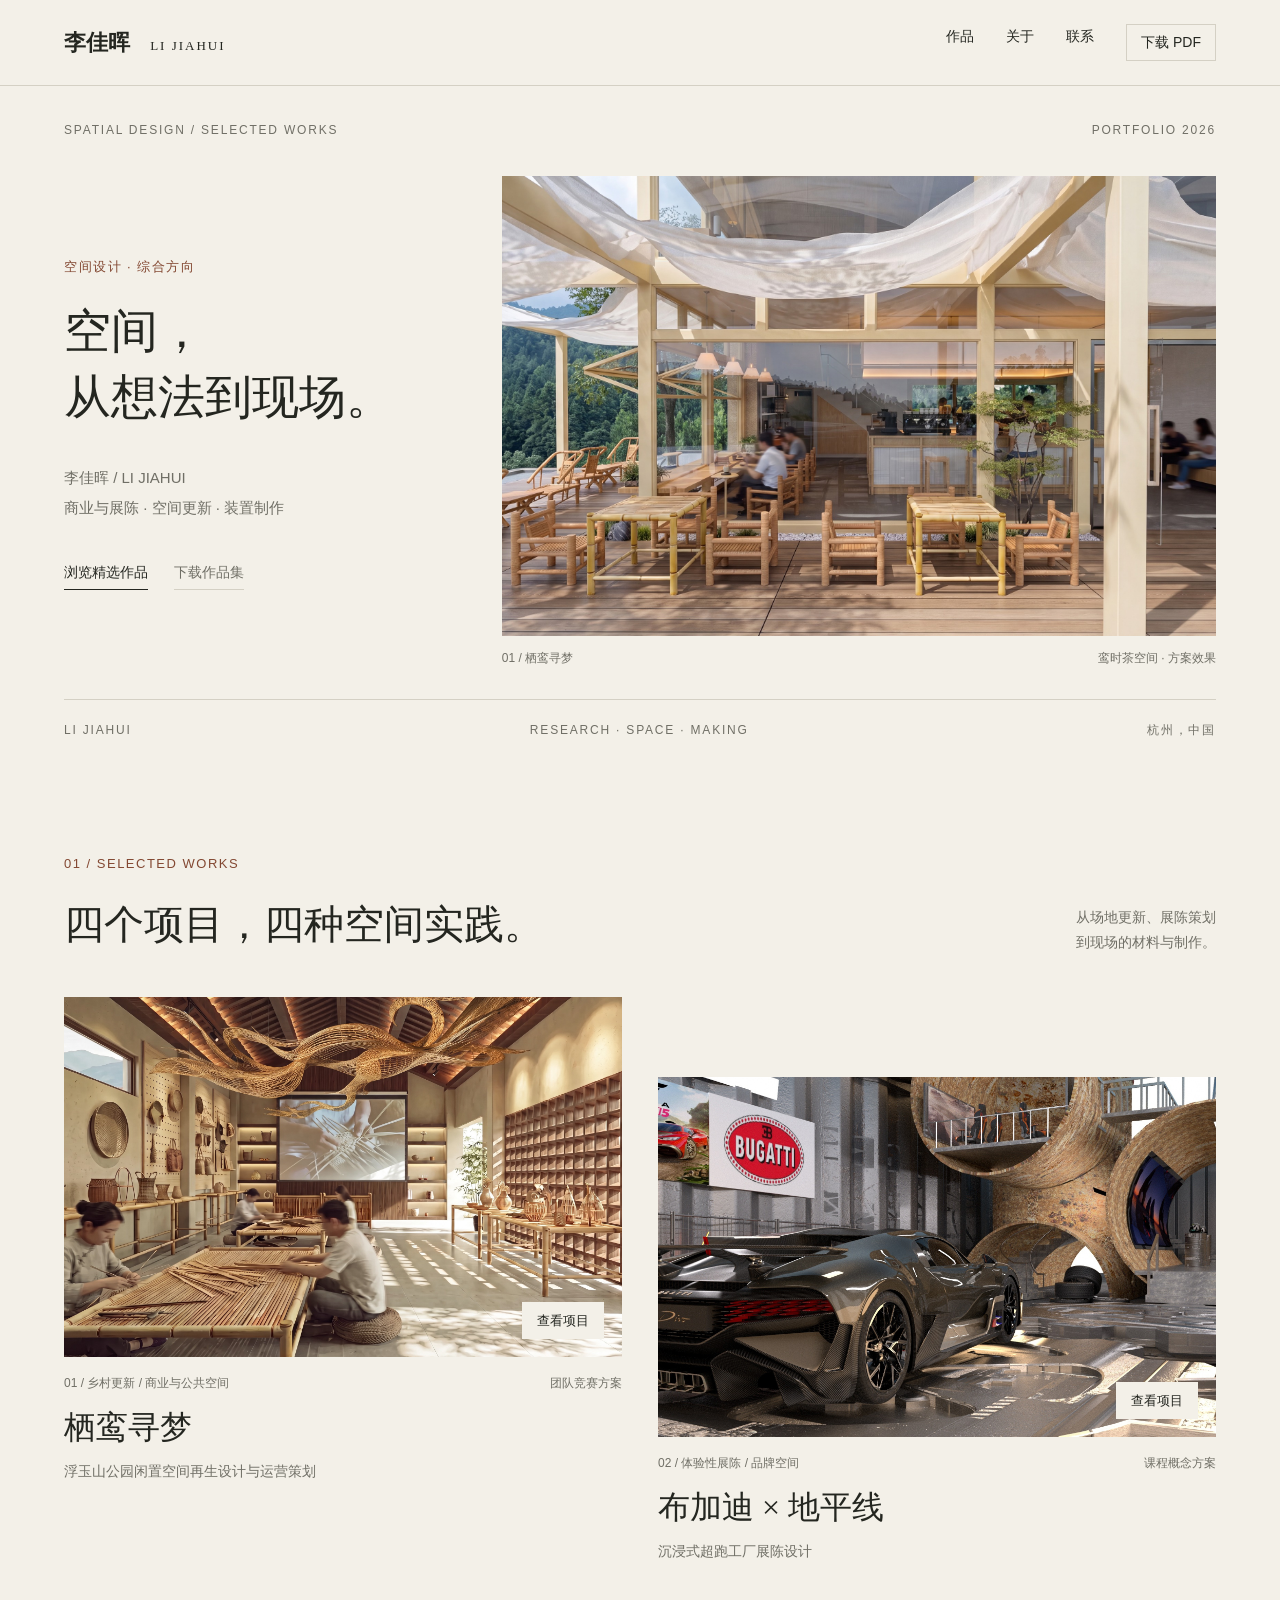
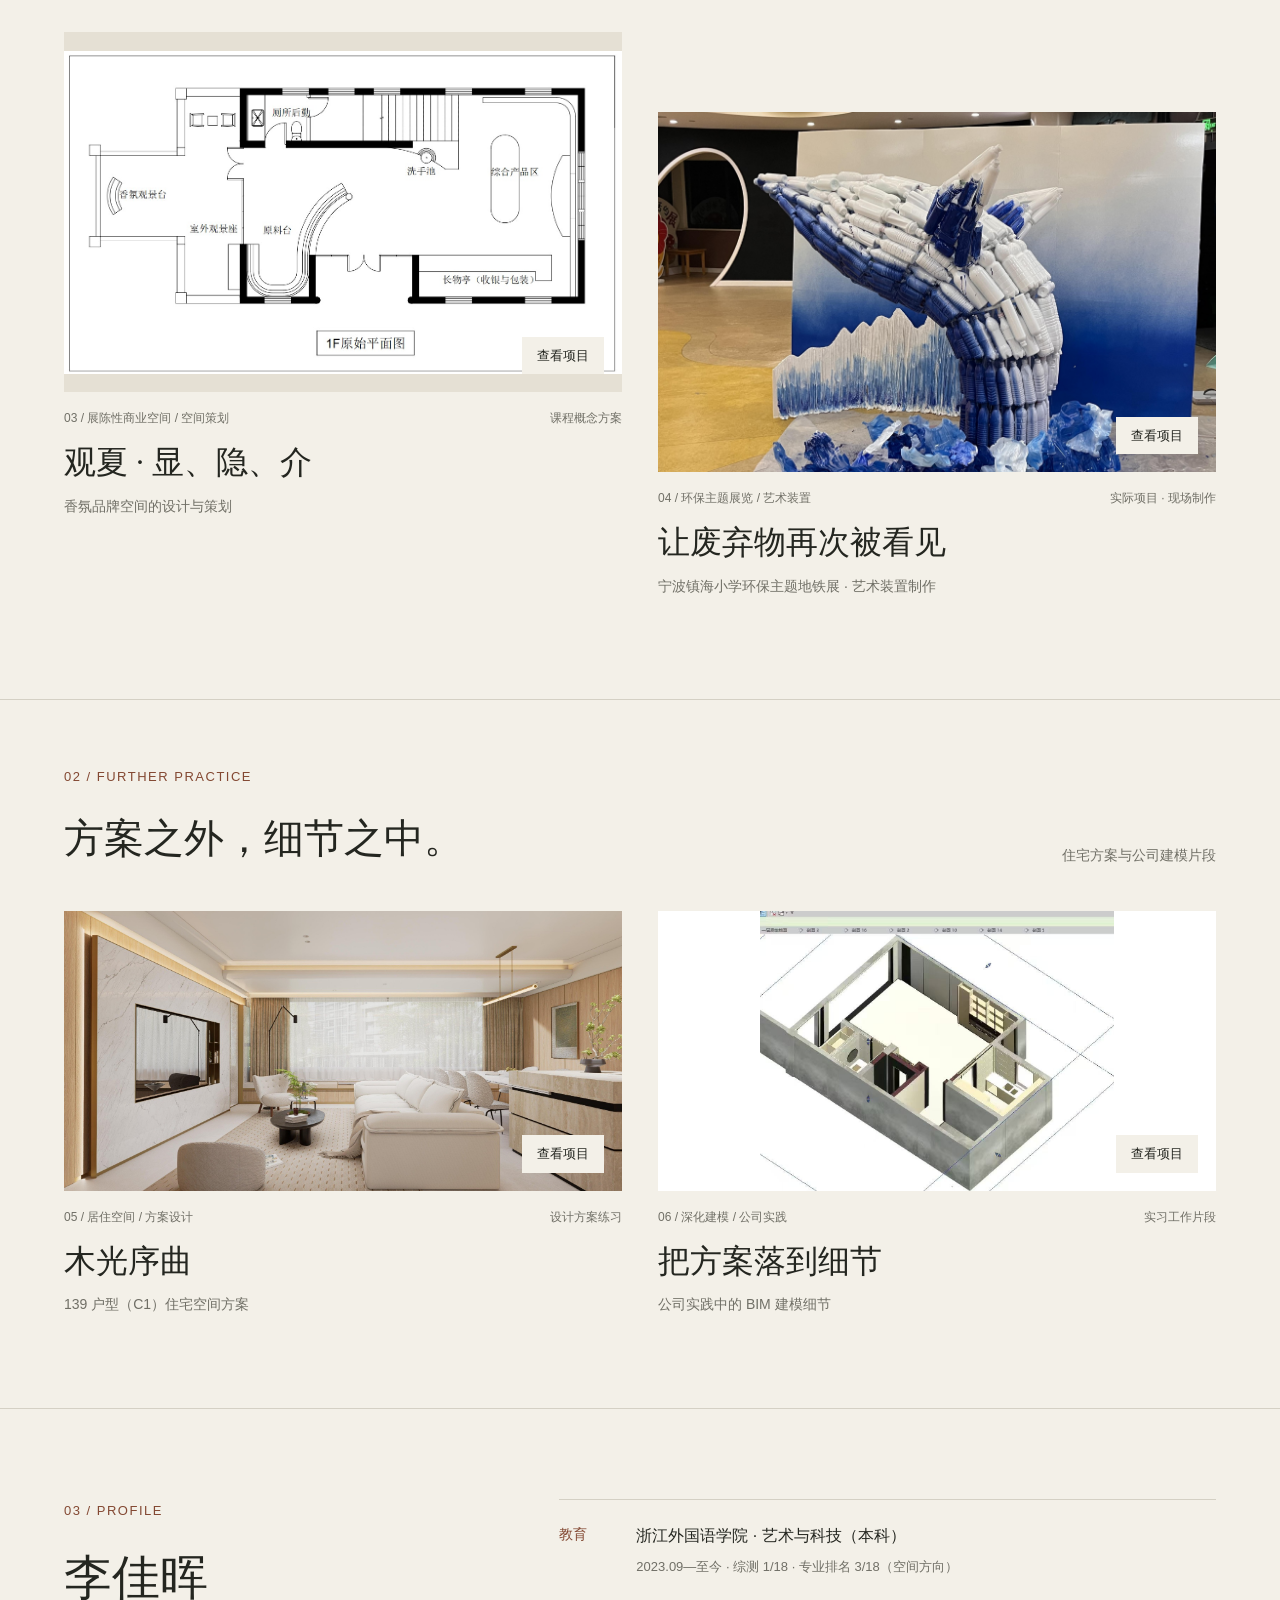
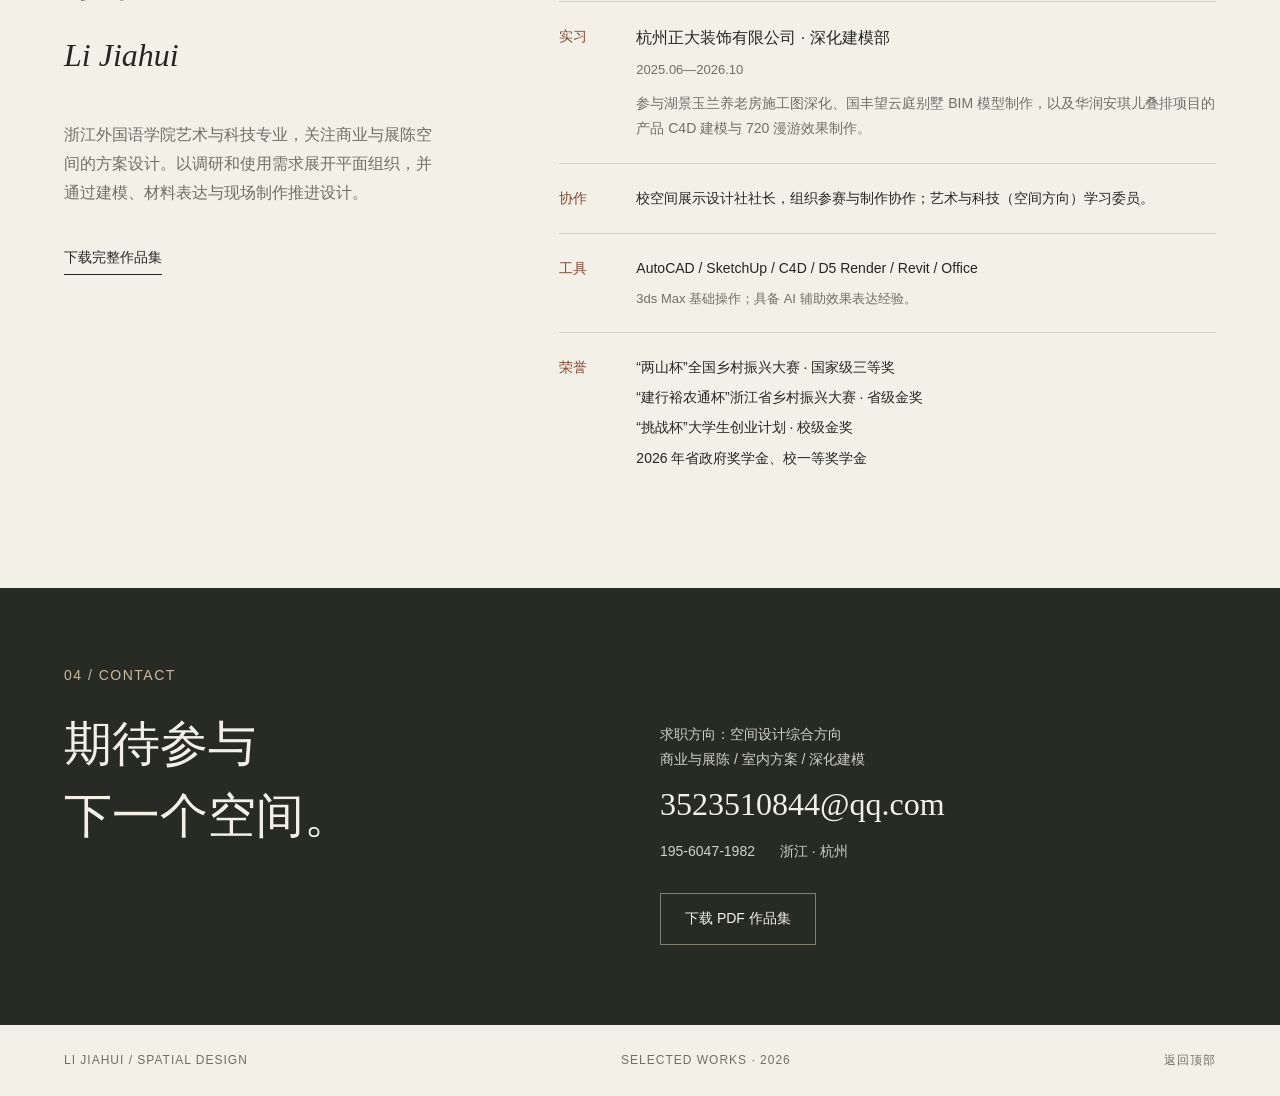
<file: index.html>
<!doctype html><html lang="zh-CN"><head><meta charset="UTF-8"><meta name="viewport" content="width=device-width,initial-scale=1"><title>空间设计作品集 · 李佳晖</title><meta name="description" content="李佳晖的空间设计作品集，涵盖乡村更新、商业展陈、艺术装置与深化建模。"><meta name="theme-color" content="#f3f0e8"><link rel="stylesheet" href="style.css"><link rel="icon" href="data:image/svg+xml,%3Csvg xmlns='http://www.w3.org/2000/svg' viewBox='0 0 32 32'%3E%3Crect width='32' height='32' fill='%23834832'/%3E%3Cpath d='M9 7v18h16v-4H13V7z' fill='%23f4f1ea'/%3E%3C/svg%3E"></head><body><a class="skip" href="#main">跳至内容</a><header><a class="brand" href="index.html">李佳晖 <span>LI JIAHUI</span></a><nav aria-label="主导航"><a href="index.html#works">作品</a><a href="index.html#about">关于</a><a href="index.html#contact">联系</a><a class="nav-pdf" href="portfolio.pdf" download="李佳晖_空间设计作品集.pdf">下载 PDF</a></nav></header><main id="main"><section class="hero"><div class="hero-top"><span>SPATIAL DESIGN / SELECTED WORKS</span><span>PORTFOLIO 2026</span></div><div class="hero-grid"><div class="hero-type"><p class="eyebrow">空间设计 · 综合方向</p><h1>空间，<br>从想法到现场。</h1><p class="intro">李佳晖 / LI JIAHUI<br>商业与展陈 · 空间更新 · 装置制作</p><div class="hero-links"><a class="text-link" href="#works">浏览精选作品</a><a class="text-link subtle" href="portfolio.pdf" download="李佳晖_空间设计作品集.pdf">下载作品集</a></div></div><figure class="hero-image"><a href="qiluan.html"><img src="assets/tea-hero.jpg" alt="鸾时茶空间方案，木质长廊面向山景" fetchpriority="high"></a><figcaption><span>01 / 栖鸾寻梦</span><span>鸾时茶空间 · 方案效果</span></figcaption></figure></div><div class="hero-bottom"><span>LI JIAHUI</span><span>RESEARCH · SPACE · MAKING</span><span>杭州，中国</span></div></section><section id="works" class="section works"><div class="section-heading"><div><p class="eyebrow">01 / SELECTED WORKS</p><h2>四个项目，四种空间实践。</h2></div><p>从场地更新、展陈策划<br>到现场的材料与制作。</p></div><div class="projects-grid"><a class="project-card " href="qiluan.html"><div class="card-image"><img src="assets/workshop.jpg" alt="栖鸾寻梦" loading="lazy"><span class="card-action">查看项目</span></div><div class="card-meta"><span>01 / 乡村更新 / 商业与公共空间</span><span>团队竞赛方案</span></div><h3>栖鸾寻梦</h3><p>浮玉山公园闲置空间再生设计与运营策划</p></a><a class="project-card " href="bugatti.html"><div class="card-image"><img src="assets/bugatti-entry.jpg" alt="布加迪 × 地平线" loading="lazy"><span class="card-action">查看项目</span></div><div class="card-meta"><span>02 / 体验性展陈 / 品牌空间</span><span>课程概念方案</span></div><h3>布加迪 × 地平线</h3><p>沉浸式超跑工厂展陈设计</p></a><a class="project-card " href="summer.html"><div class="card-image"><img src="assets/summer-plan1.jpg" alt="观夏 · 显、隐、介" loading="lazy"><span class="card-action">查看项目</span></div><div class="card-meta"><span>03 / 展陈性商业空间 / 空间策划</span><span>课程概念方案</span></div><h3>观夏 · 显、隐、介</h3><p>香氛品牌空间的设计与策划</p></a><a class="project-card " href="whale.html"><div class="card-image"><img src="assets/whale-finished.jpg" alt="让废弃物再次被看见" loading="lazy"><span class="card-action">查看项目</span></div><div class="card-meta"><span>04 / 环保主题展览 / 艺术装置</span><span>实际项目 · 现场制作</span></div><h3>让废弃物再次被看见</h3><p>宁波镇海小学环保主题地铁展 · 艺术装置制作</p></a></div></section><section class="section support"><div class="section-heading"><div><p class="eyebrow">02 / FURTHER PRACTICE</p><h2>方案之外，细节之中。</h2></div><p>住宅方案与公司建模片段</p></div><div class="support-grid"><a class="project-card compact" href="home.html"><div class="card-image"><img src="assets/home-living.jpg" alt="木光序曲" loading="lazy"><span class="card-action">查看项目</span></div><div class="card-meta"><span>05 / 居住空间 / 方案设计</span><span>设计方案练习</span></div><h3>木光序曲</h3><p>139 户型（C1）住宅空间方案</p></a><a class="project-card compact" href="bim.html"><div class="card-image"><img src="assets/bim-room.jpg" alt="把方案落到细节" loading="lazy"><span class="card-action">查看项目</span></div><div class="card-meta"><span>06 / 深化建模 / 公司实践</span><span>实习工作片段</span></div><h3>把方案落到细节</h3><p>公司实践中的 BIM 建模细节</p></a></div></section><section id="about" class="section about"><div class="about-intro"><p class="eyebrow">03 / PROFILE</p><h2>李佳晖<br><em>Li Jiahui</em></h2><p>浙江外国语学院艺术与科技专业，关注商业与展陈空间的方案设计。以调研和使用需求展开平面组织，并通过建模、材料表达与现场制作推进设计。</p><a class="text-link" href="portfolio.pdf" download="李佳晖_空间设计作品集.pdf">下载完整作品集</a></div><div class="profile-details"><div class="profile-row"><span>教育</span><div><b>浙江外国语学院 · 艺术与科技（本科）</b><small>2023.09—至今 · 综测 1/18 · 专业排名 3/18（空间方向）</small></div></div><div class="profile-row"><span>实习</span><div><b>杭州正大装饰有限公司 · 深化建模部</b><small>2025.06—2026.10</small><p>参与湖景玉兰养老房施工图深化、国丰望云庭别墅 BIM 模型制作，以及华润安琪儿叠排项目的产品 C4D 建模与 720 漫游效果制作。</p></div></div><div class="profile-row"><span>协作</span><p>校空间展示设计社社长，组织参赛与制作协作；艺术与科技（空间方向）学习委员。</p></div><div class="profile-row"><span>工具</span><p>AutoCAD / SketchUp / C4D / D5 Render / Revit / Office<small>3ds Max 基础操作；具备 AI 辅助效果表达经验。</small></p></div><div class="profile-row"><span>荣誉</span><ul><li>“两山杯”全国乡村振兴大赛 · 国家级三等奖</li><li>“建行裕农通杯”浙江省乡村振兴大赛 · 省级金奖</li><li>“挑战杯”大学生创业计划 · 校级金奖</li><li>2026 年省政府奖学金、校一等奖学金</li></ul></div></div></section><section id="contact" class="section contact"><p class="eyebrow">04 / CONTACT</p><div class="contact-grid"><h2>期待参与<br>下一个空间。</h2><div><p>求职方向：空间设计综合方向<br>商业与展陈 / 室内方案 / 深化建模</p><a class="email" href="mailto:3523510844@qq.com">3523510844@qq.com</a><p><a href="tel:+8619560471982">195-6047-1982</a><span class="contact-city">浙江 · 杭州</span></p><a class="download" href="portfolio.pdf" download="李佳晖_空间设计作品集.pdf">下载 PDF 作品集</a></div></div></section></main><footer><span>LI JIAHUI / SPATIAL DESIGN</span><span>SELECTED WORKS · 2026</span><a href="#main">返回顶部</a></footer><dialog id="viewer" aria-label="作品图片大图"><button class="close-viewer" aria-label="关闭大图">关闭 ×</button><img alt=""><p></p></dialog><script src="app.js"></script></body></html>
</file>
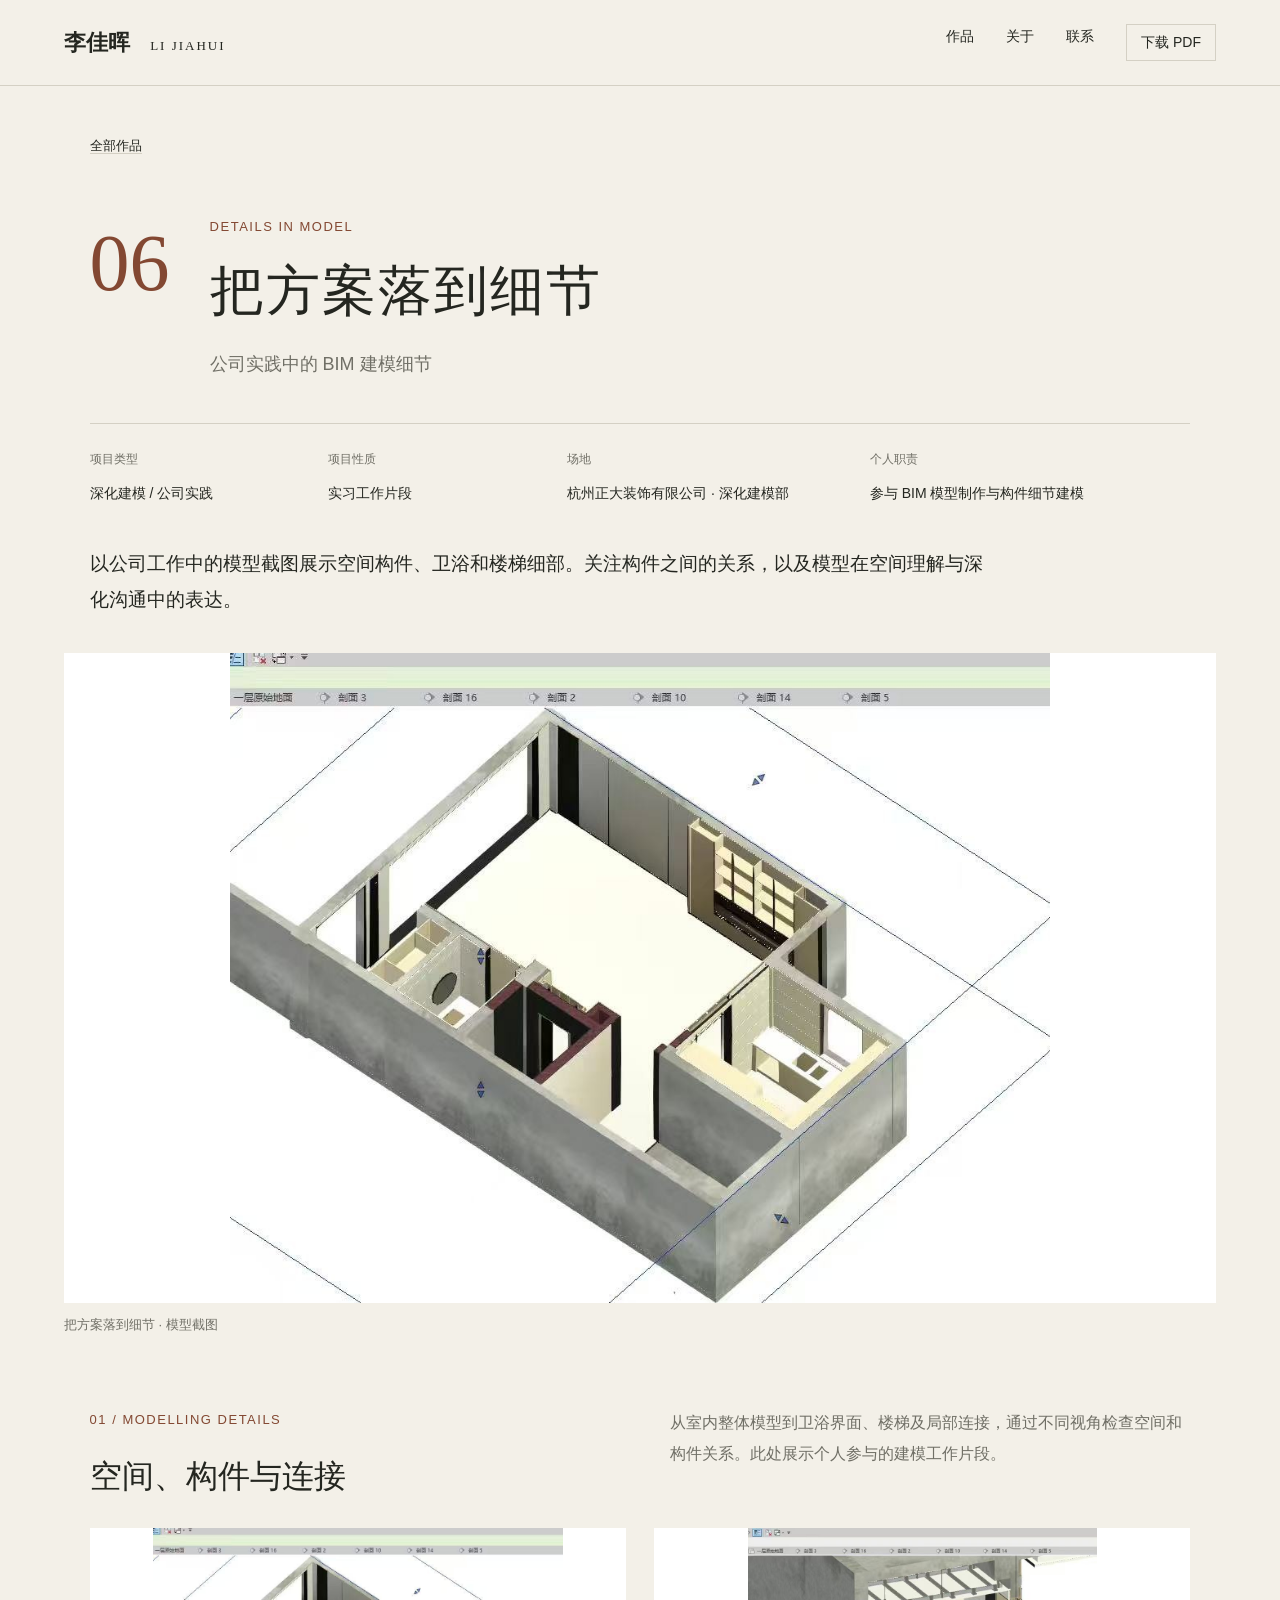
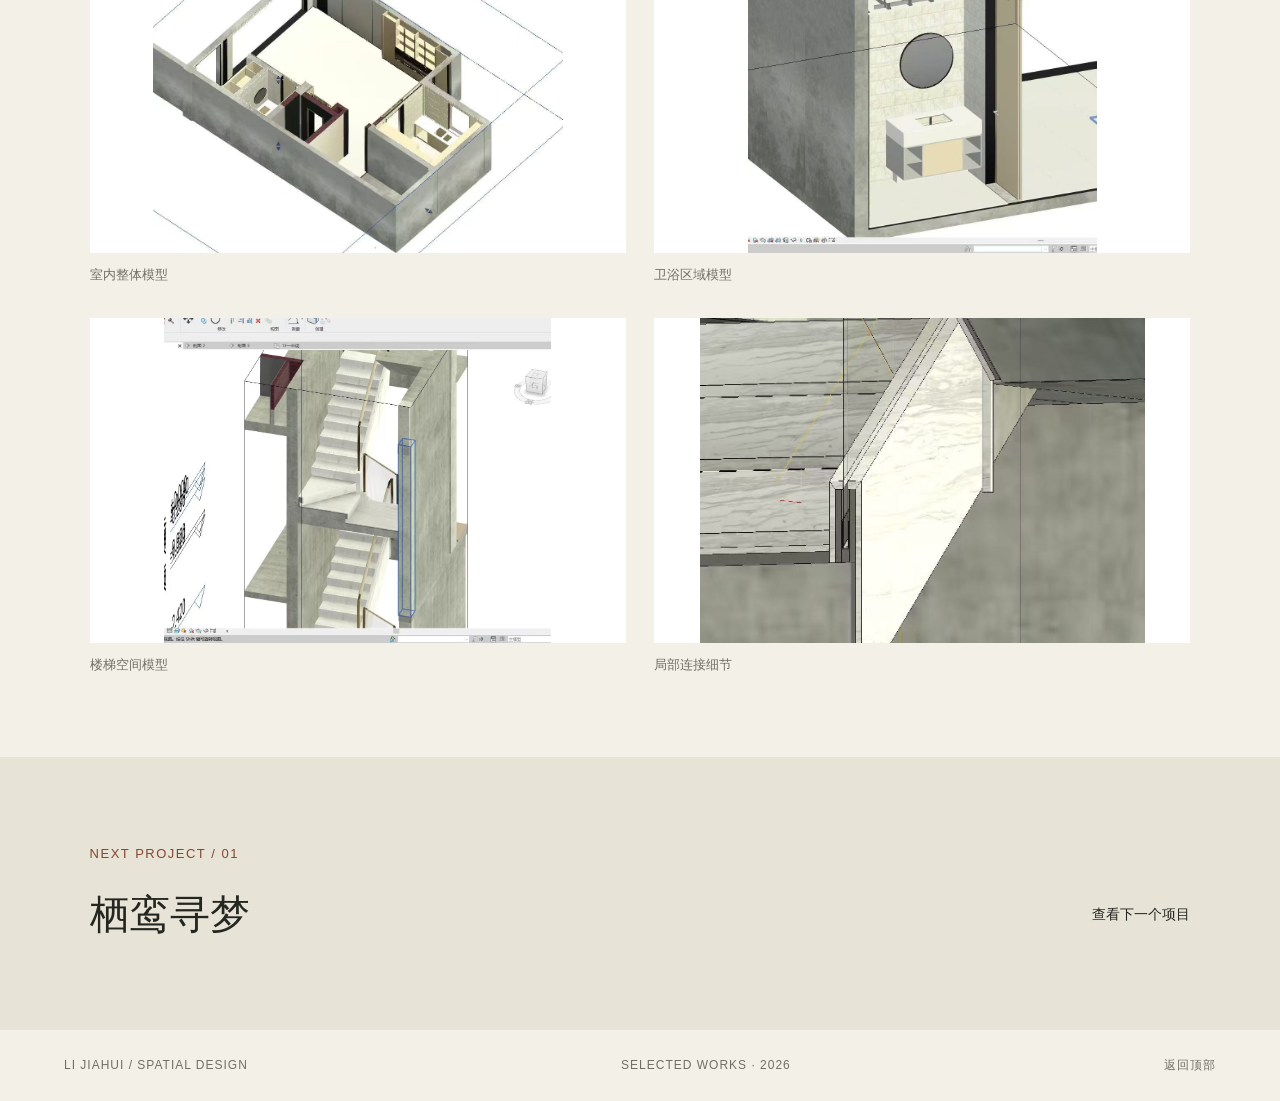
<file: bim.html>
<!doctype html><html lang="zh-CN"><head><meta charset="UTF-8"><meta name="viewport" content="width=device-width,initial-scale=1"><title>把方案落到细节 · 李佳晖</title><meta name="description" content="以公司工作中的模型截图展示空间构件、卫浴和楼梯细部。关注构件之间的关系，以及模型在空间理解与深化沟通中的表达。"><meta name="theme-color" content="#f3f0e8"><link rel="stylesheet" href="style.css"><link rel="icon" href="data:image/svg+xml,%3Csvg xmlns='http://www.w3.org/2000/svg' viewBox='0 0 32 32'%3E%3Crect width='32' height='32' fill='%23834832'/%3E%3Cpath d='M9 7v18h16v-4H13V7z' fill='%23f4f1ea'/%3E%3C/svg%3E"></head><body><a class="skip" href="#main">跳至内容</a><header><a class="brand" href="index.html">李佳晖 <span>LI JIAHUI</span></a><nav aria-label="主导航"><a href="index.html#works">作品</a><a href="index.html#about">关于</a><a href="index.html#contact">联系</a><a class="nav-pdf" href="portfolio.pdf" download="李佳晖_空间设计作品集.pdf">下载 PDF</a></nav></header><main id="main"><section class="case-top"><a class="back" href="index.html#works">全部作品</a><div class="case-title"><span class="case-number">06</span><div><p class="eyebrow">DETAILS IN MODEL</p><h1>把方案落到细节</h1><p class="case-subtitle">公司实践中的 BIM 建模细节</p></div></div><div class="case-meta"><div><span>项目类型</span><b>深化建模 / 公司实践</b></div><div><span>项目性质</span><b>实习工作片段</b></div><div><span>场地</span><b>杭州正大装饰有限公司 · 深化建模部</b></div><div><span>个人职责</span><b>参与 BIM 模型制作与构件细节建模</b></div></div><p class="case-intro">以公司工作中的模型截图展示空间构件、卫浴和楼梯细部。关注构件之间的关系，以及模型在空间理解与深化沟通中的表达。</p></section><div class="case-hero plan-hero"><figure class="gallery-image "><button class="image-open" data-image="assets/bim-room.jpg" data-caption="把方案落到细节 · 模型截图" aria-label="放大查看：把方案落到细节 · 模型截图"><img src="assets/bim-room.jpg" alt="把方案落到细节 · 模型截图" loading="lazy"></button><figcaption>把方案落到细节 · 模型截图</figcaption></figure></div><section class="case-section"><div class="case-section-head"><div><p class="eyebrow">01 / MODELLING DETAILS</p><h2>空间、构件与连接</h2></div><p>从室内整体模型到卫浴界面、楼梯及局部连接，通过不同视角检查空间和构件关系。此处展示个人参与的建模工作片段。</p></div><div class="gallery gallery-4"><figure class="gallery-image "><button class="image-open" data-image="assets/bim-room.jpg" data-caption="室内整体模型" aria-label="放大查看：室内整体模型"><img src="assets/bim-room.jpg" alt="室内整体模型" loading="lazy"></button><figcaption>室内整体模型</figcaption></figure><figure class="gallery-image "><button class="image-open" data-image="assets/bim-bath.jpg" data-caption="卫浴区域模型" aria-label="放大查看：卫浴区域模型"><img src="assets/bim-bath.jpg" alt="卫浴区域模型" loading="lazy"></button><figcaption>卫浴区域模型</figcaption></figure><figure class="gallery-image "><button class="image-open" data-image="assets/bim-stair.jpg" data-caption="楼梯空间模型" aria-label="放大查看：楼梯空间模型"><img src="assets/bim-stair.jpg" alt="楼梯空间模型" loading="lazy"></button><figcaption>楼梯空间模型</figcaption></figure><figure class="gallery-image "><button class="image-open" data-image="assets/bim-detail.jpg" data-caption="局部连接细节" aria-label="放大查看：局部连接细节"><img src="assets/bim-detail.jpg" alt="局部连接细节" loading="lazy"></button><figcaption>局部连接细节</figcaption></figure></div></section><section class="next-project"><p class="eyebrow">NEXT PROJECT / 01</p><a href="qiluan.html"><h2>栖鸾寻梦</h2><span>查看下一个项目</span></a></section></main><footer><span>LI JIAHUI / SPATIAL DESIGN</span><span>SELECTED WORKS · 2026</span><a href="#main">返回顶部</a></footer><dialog id="viewer" aria-label="作品图片大图"><button class="close-viewer" aria-label="关闭大图">关闭 ×</button><img alt=""><p></p></dialog><script src="app.js"></script></body></html>
</file>
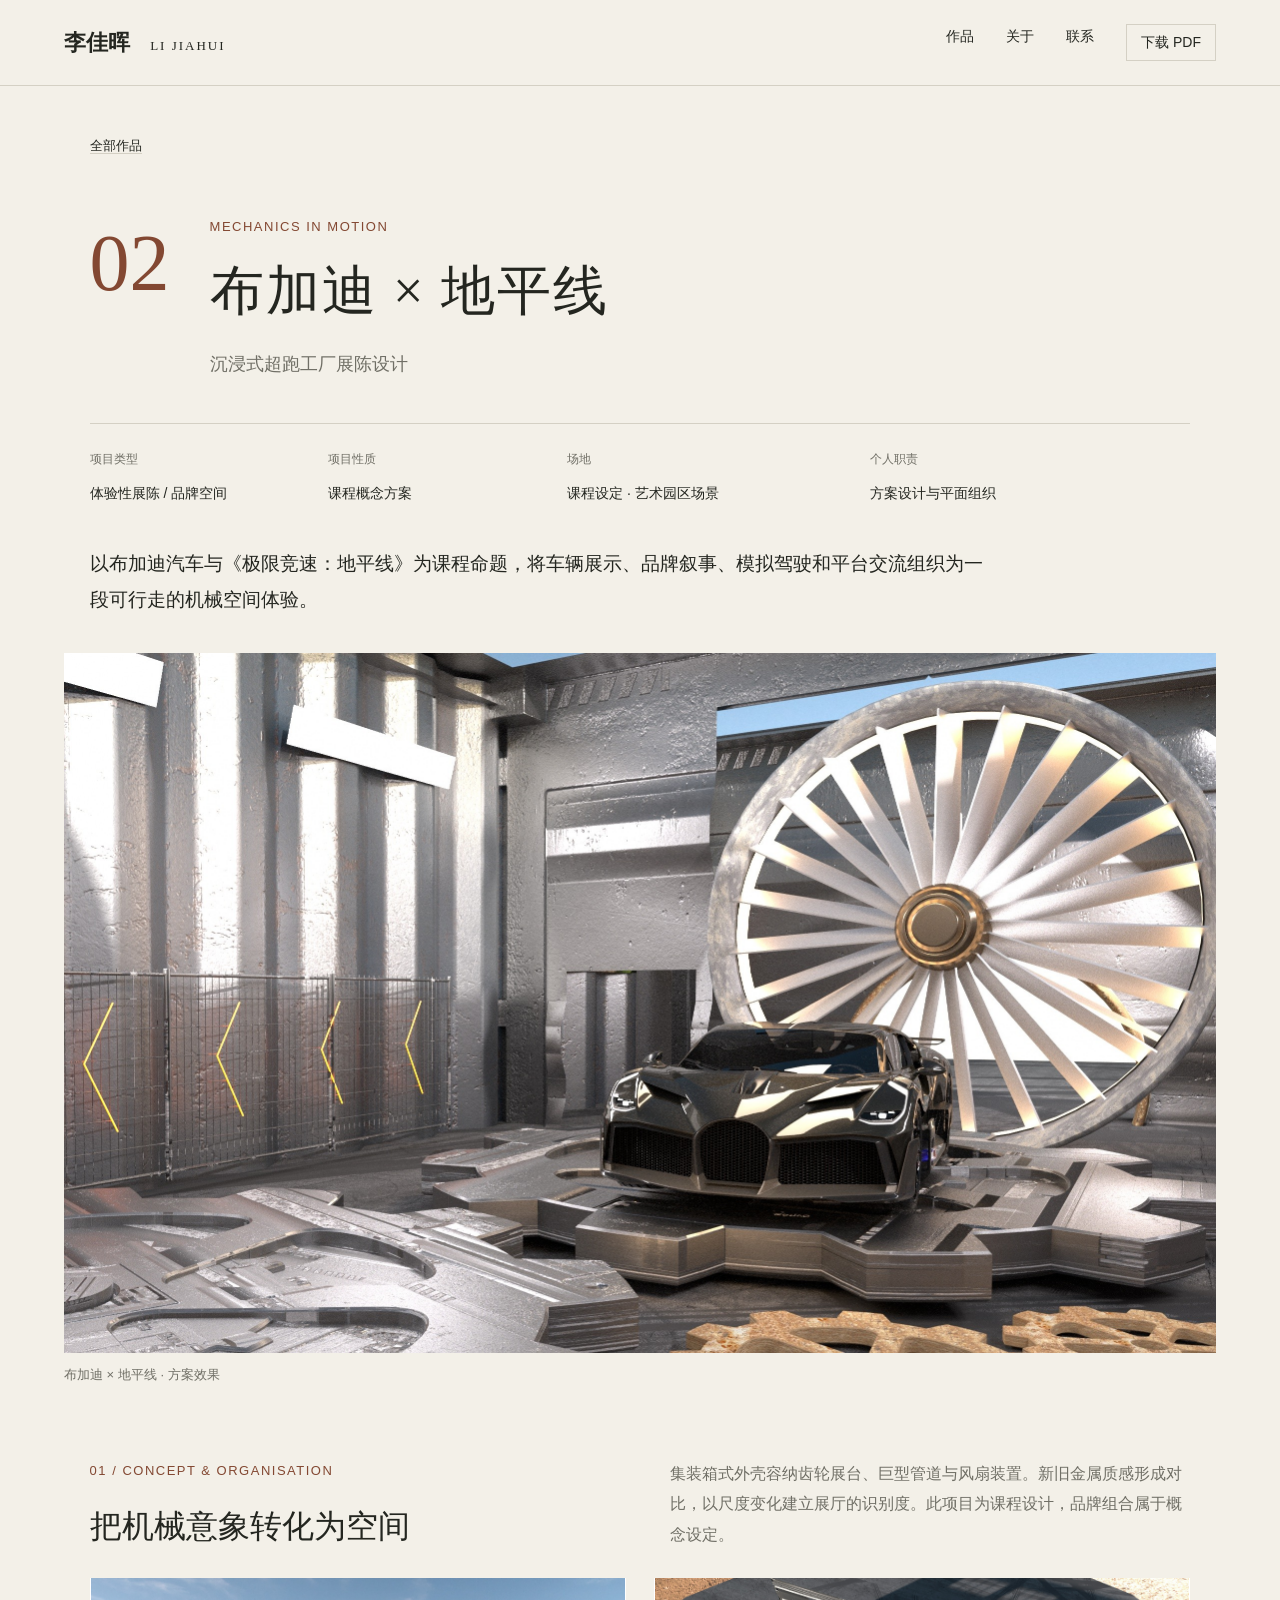
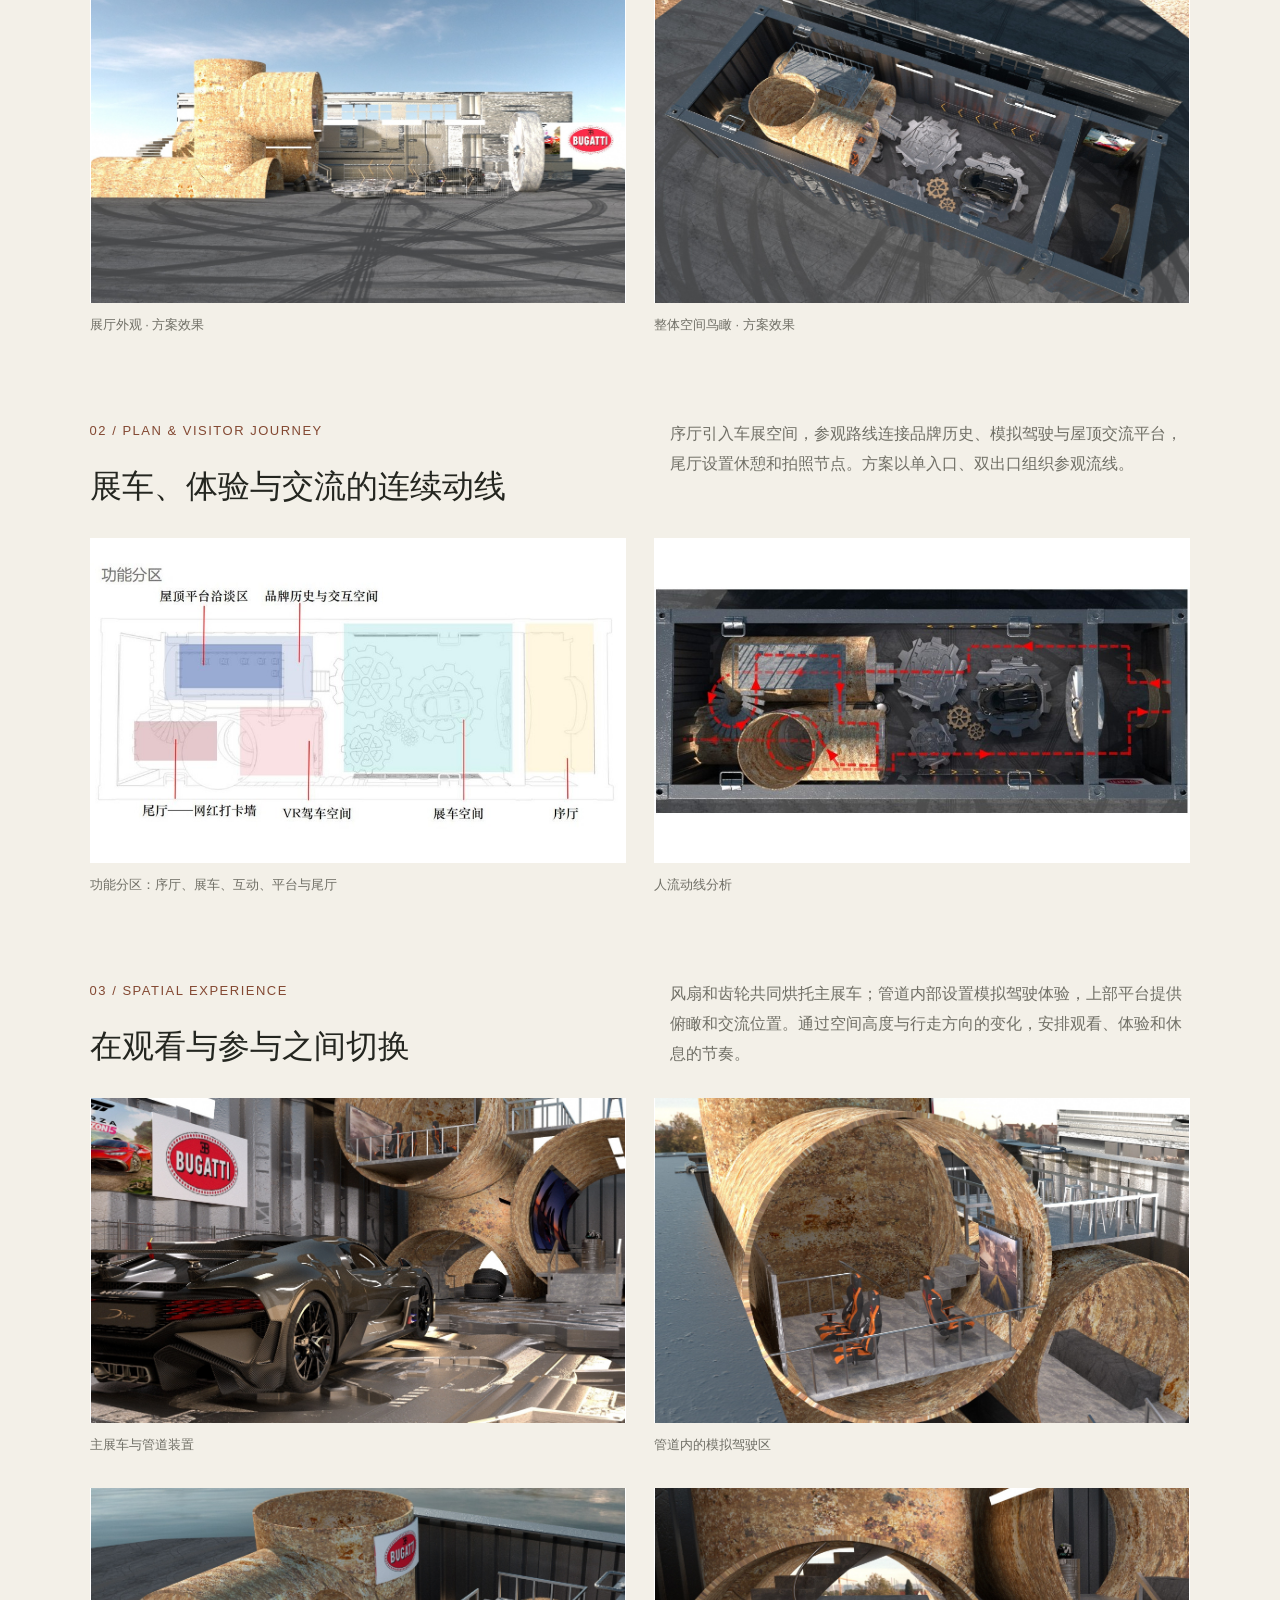
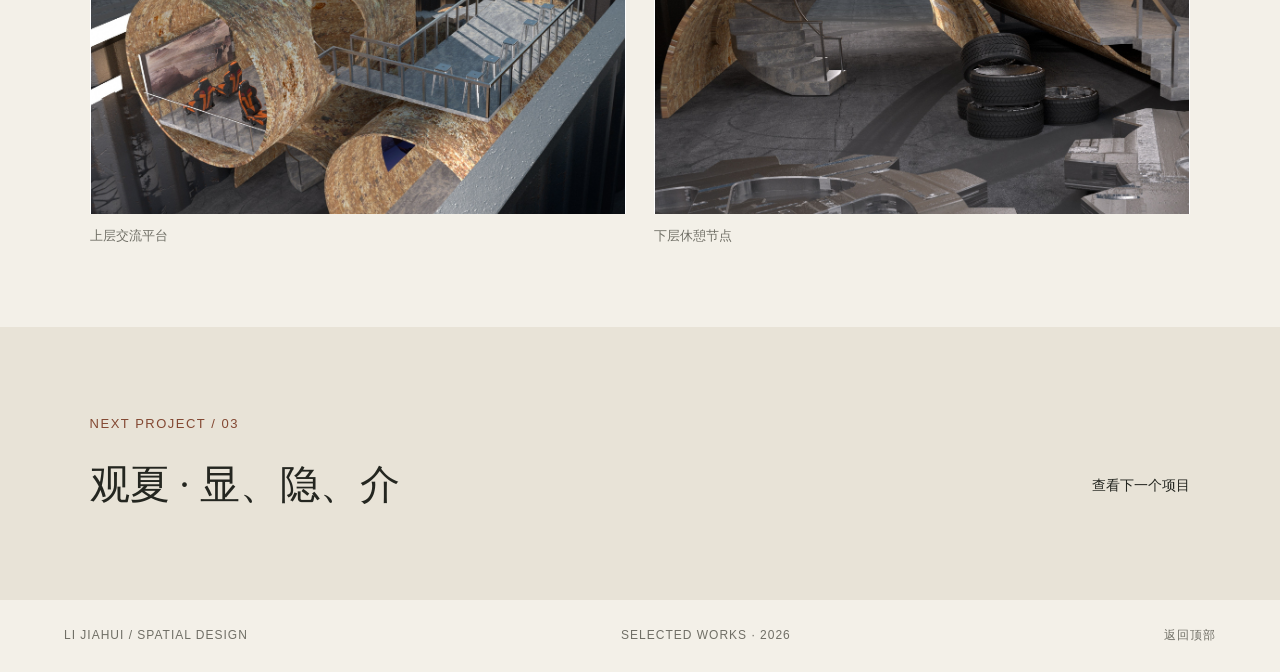
<file: bugatti.html>
<!doctype html><html lang="zh-CN"><head><meta charset="UTF-8"><meta name="viewport" content="width=device-width,initial-scale=1"><title>布加迪 × 地平线 · 李佳晖</title><meta name="description" content="以布加迪汽车与《极限竞速：地平线》为课程命题，将车辆展示、品牌叙事、模拟驾驶和平台交流组织为一段可行走的机械空间体验。"><meta name="theme-color" content="#f3f0e8"><link rel="stylesheet" href="style.css"><link rel="icon" href="data:image/svg+xml,%3Csvg xmlns='http://www.w3.org/2000/svg' viewBox='0 0 32 32'%3E%3Crect width='32' height='32' fill='%23834832'/%3E%3Cpath d='M9 7v18h16v-4H13V7z' fill='%23f4f1ea'/%3E%3C/svg%3E"></head><body><a class="skip" href="#main">跳至内容</a><header><a class="brand" href="index.html">李佳晖 <span>LI JIAHUI</span></a><nav aria-label="主导航"><a href="index.html#works">作品</a><a href="index.html#about">关于</a><a href="index.html#contact">联系</a><a class="nav-pdf" href="portfolio.pdf" download="李佳晖_空间设计作品集.pdf">下载 PDF</a></nav></header><main id="main"><section class="case-top"><a class="back" href="index.html#works">全部作品</a><div class="case-title"><span class="case-number">02</span><div><p class="eyebrow">MECHANICS IN MOTION</p><h1>布加迪 × 地平线</h1><p class="case-subtitle">沉浸式超跑工厂展陈设计</p></div></div><div class="case-meta"><div><span>项目类型</span><b>体验性展陈 / 品牌空间</b></div><div><span>项目性质</span><b>课程概念方案</b></div><div><span>场地</span><b>课程设定 · 艺术园区场景</b></div><div><span>个人职责</span><b>方案设计与平面组织</b></div></div><p class="case-intro">以布加迪汽车与《极限竞速：地平线》为课程命题，将车辆展示、品牌叙事、模拟驾驶和平台交流组织为一段可行走的机械空间体验。</p></section><div class="case-hero "><figure class="gallery-image "><button class="image-open" data-image="assets/bugatti-hero.jpg" data-caption="布加迪 × 地平线 · 方案效果" aria-label="放大查看：布加迪 × 地平线 · 方案效果"><img src="assets/bugatti-hero.jpg" alt="布加迪 × 地平线 · 方案效果" loading="lazy"></button><figcaption>布加迪 × 地平线 · 方案效果</figcaption></figure></div><section class="case-section"><div class="case-section-head"><div><p class="eyebrow">01 / CONCEPT & ORGANISATION</p><h2>把机械意象转化为空间</h2></div><p>集装箱式外壳容纳齿轮展台、巨型管道与风扇装置。新旧金属质感形成对比，以尺度变化建立展厅的识别度。此项目为课程设计，品牌组合属于概念设定。</p></div><div class="gallery gallery-2"><figure class="gallery-image "><button class="image-open" data-image="assets/bugatti-exterior.jpg" data-caption="展厅外观 · 方案效果" aria-label="放大查看：展厅外观 · 方案效果"><img src="assets/bugatti-exterior.jpg" alt="展厅外观 · 方案效果" loading="lazy"></button><figcaption>展厅外观 · 方案效果</figcaption></figure><figure class="gallery-image "><button class="image-open" data-image="assets/bugatti-overview.jpg" data-caption="整体空间鸟瞰 · 方案效果" aria-label="放大查看：整体空间鸟瞰 · 方案效果"><img src="assets/bugatti-overview.jpg" alt="整体空间鸟瞰 · 方案效果" loading="lazy"></button><figcaption>整体空间鸟瞰 · 方案效果</figcaption></figure></div></section><section class="case-section"><div class="case-section-head"><div><p class="eyebrow">02 / PLAN & VISITOR JOURNEY</p><h2>展车、体验与交流的连续动线</h2></div><p>序厅引入车展空间，参观路线连接品牌历史、模拟驾驶与屋顶交流平台，尾厅设置休憩和拍照节点。方案以单入口、双出口组织参观流线。</p></div><div class="gallery gallery-2"><figure class="gallery-image plan"><button class="image-open" data-image="assets/bugatti-zoning.jpg" data-caption="功能分区：序厅、展车、互动、平台与尾厅" aria-label="放大查看：功能分区：序厅、展车、互动、平台与尾厅"><img src="assets/bugatti-zoning.jpg" alt="功能分区：序厅、展车、互动、平台与尾厅" loading="lazy"></button><figcaption>功能分区：序厅、展车、互动、平台与尾厅</figcaption></figure><figure class="gallery-image plan"><button class="image-open" data-image="assets/bugatti-circulation.jpg" data-caption="人流动线分析" aria-label="放大查看：人流动线分析"><img src="assets/bugatti-circulation.jpg" alt="人流动线分析" loading="lazy"></button><figcaption>人流动线分析</figcaption></figure></div></section><section class="case-section"><div class="case-section-head"><div><p class="eyebrow">03 / SPATIAL EXPERIENCE</p><h2>在观看与参与之间切换</h2></div><p>风扇和齿轮共同烘托主展车；管道内部设置模拟驾驶体验，上部平台提供俯瞰和交流位置。通过空间高度与行走方向的变化，安排观看、体验和休息的节奏。</p></div><div class="gallery gallery-4"><figure class="gallery-image "><button class="image-open" data-image="assets/bugatti-entry.jpg" data-caption="主展车与管道装置" aria-label="放大查看：主展车与管道装置"><img src="assets/bugatti-entry.jpg" alt="主展车与管道装置" loading="lazy"></button><figcaption>主展车与管道装置</figcaption></figure><figure class="gallery-image "><button class="image-open" data-image="assets/bugatti-vr.jpg" data-caption="管道内的模拟驾驶区" aria-label="放大查看：管道内的模拟驾驶区"><img src="assets/bugatti-vr.jpg" alt="管道内的模拟驾驶区" loading="lazy"></button><figcaption>管道内的模拟驾驶区</figcaption></figure><figure class="gallery-image "><button class="image-open" data-image="assets/bugatti-platform.jpg" data-caption="上层交流平台" aria-label="放大查看：上层交流平台"><img src="assets/bugatti-platform.jpg" alt="上层交流平台" loading="lazy"></button><figcaption>上层交流平台</figcaption></figure><figure class="gallery-image "><button class="image-open" data-image="assets/bugatti-lounge.jpg" data-caption="下层休憩节点" aria-label="放大查看：下层休憩节点"><img src="assets/bugatti-lounge.jpg" alt="下层休憩节点" loading="lazy"></button><figcaption>下层休憩节点</figcaption></figure></div></section><section class="next-project"><p class="eyebrow">NEXT PROJECT / 03</p><a href="summer.html"><h2>观夏 · 显、隐、介</h2><span>查看下一个项目</span></a></section></main><footer><span>LI JIAHUI / SPATIAL DESIGN</span><span>SELECTED WORKS · 2026</span><a href="#main">返回顶部</a></footer><dialog id="viewer" aria-label="作品图片大图"><button class="close-viewer" aria-label="关闭大图">关闭 ×</button><img alt=""><p></p></dialog><script src="app.js"></script></body></html>
</file>
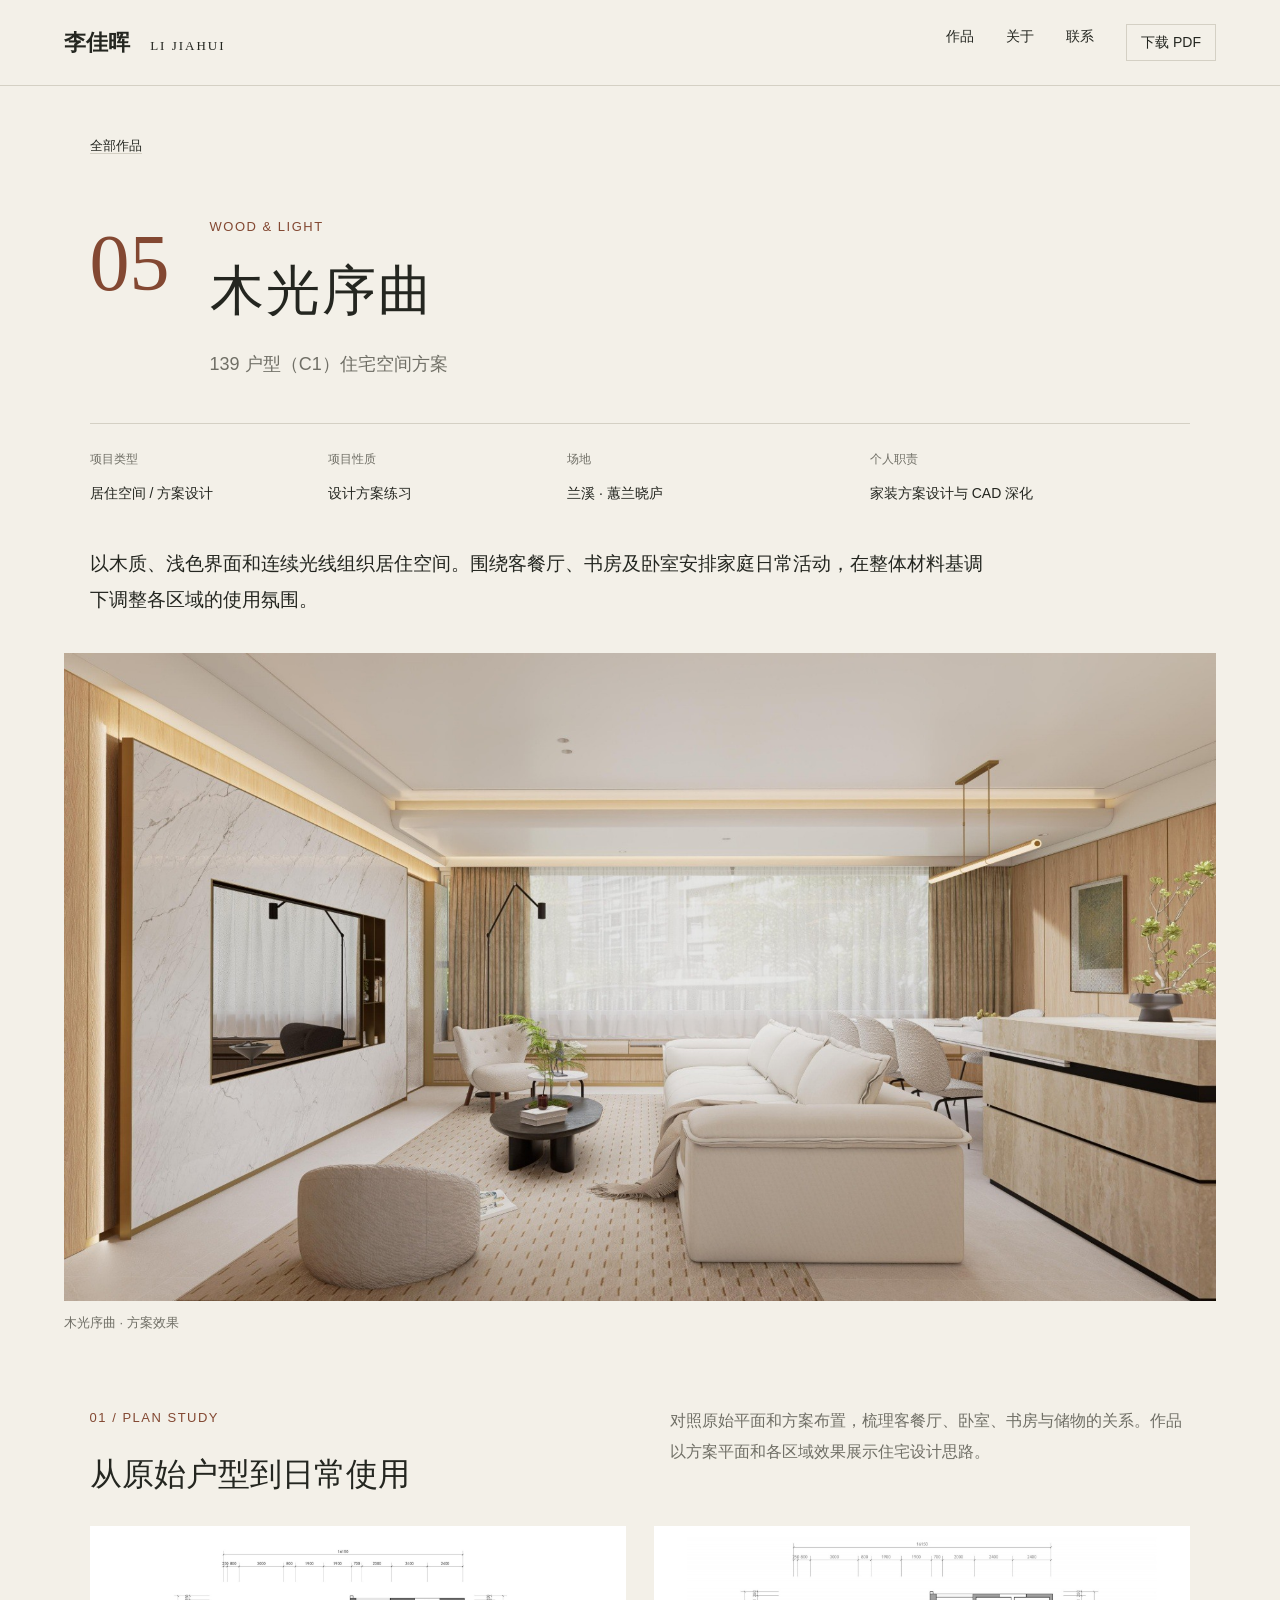
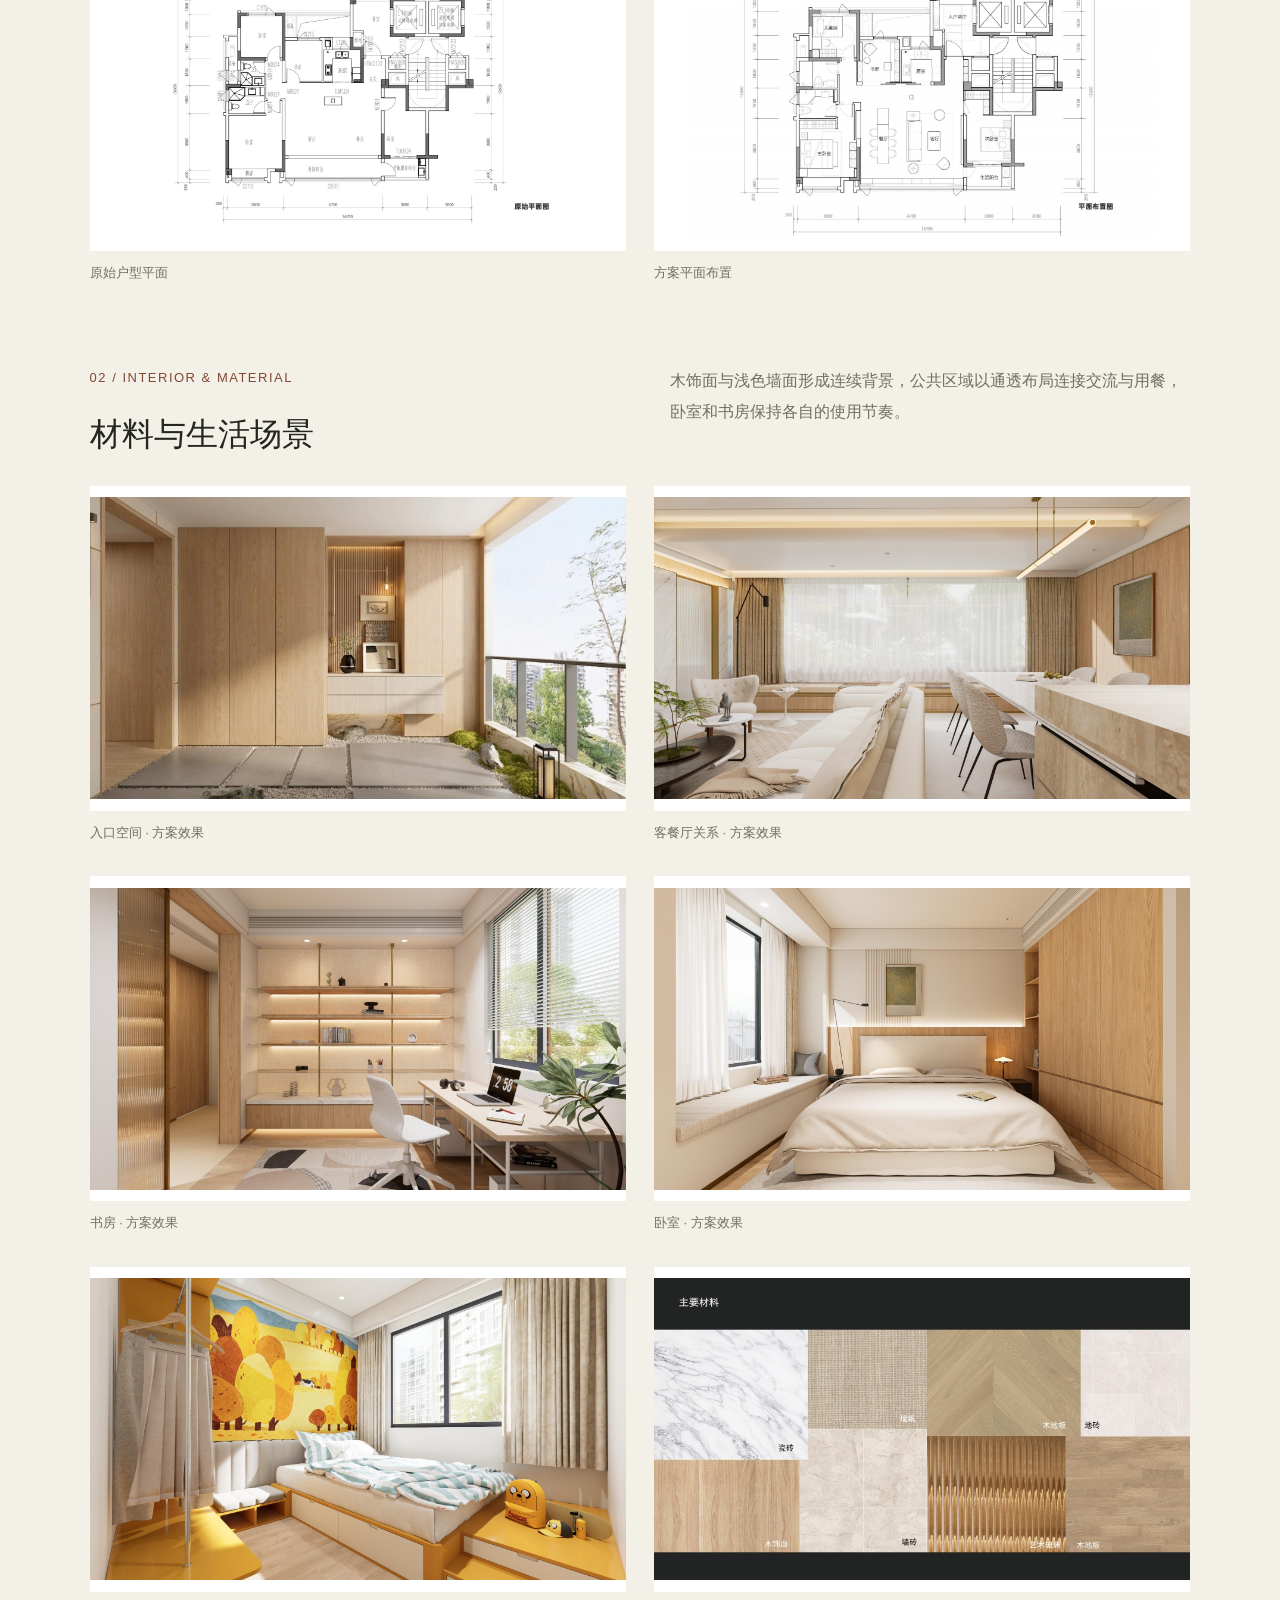
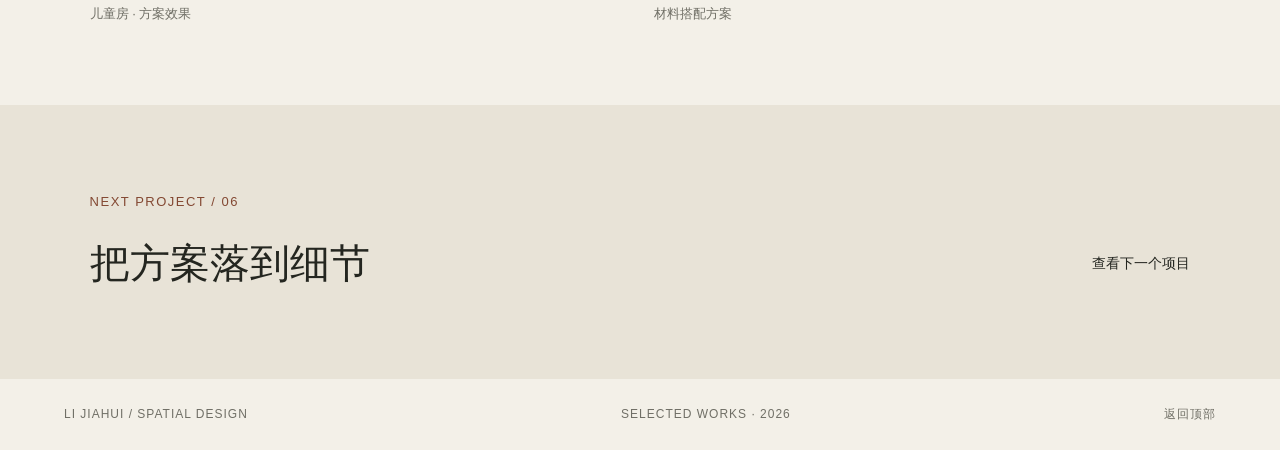
<file: home.html>
<!doctype html><html lang="zh-CN"><head><meta charset="UTF-8"><meta name="viewport" content="width=device-width,initial-scale=1"><title>木光序曲 · 李佳晖</title><meta name="description" content="以木质、浅色界面和连续光线组织居住空间。围绕客餐厅、书房及卧室安排家庭日常活动，在整体材料基调下调整各区域的使用氛围。"><meta name="theme-color" content="#f3f0e8"><link rel="stylesheet" href="style.css"><link rel="icon" href="data:image/svg+xml,%3Csvg xmlns='http://www.w3.org/2000/svg' viewBox='0 0 32 32'%3E%3Crect width='32' height='32' fill='%23834832'/%3E%3Cpath d='M9 7v18h16v-4H13V7z' fill='%23f4f1ea'/%3E%3C/svg%3E"></head><body><a class="skip" href="#main">跳至内容</a><header><a class="brand" href="index.html">李佳晖 <span>LI JIAHUI</span></a><nav aria-label="主导航"><a href="index.html#works">作品</a><a href="index.html#about">关于</a><a href="index.html#contact">联系</a><a class="nav-pdf" href="portfolio.pdf" download="李佳晖_空间设计作品集.pdf">下载 PDF</a></nav></header><main id="main"><section class="case-top"><a class="back" href="index.html#works">全部作品</a><div class="case-title"><span class="case-number">05</span><div><p class="eyebrow">WOOD & LIGHT</p><h1>木光序曲</h1><p class="case-subtitle">139 户型（C1）住宅空间方案</p></div></div><div class="case-meta"><div><span>项目类型</span><b>居住空间 / 方案设计</b></div><div><span>项目性质</span><b>设计方案练习</b></div><div><span>场地</span><b>兰溪 · 蕙兰晓庐</b></div><div><span>个人职责</span><b>家装方案设计与 CAD 深化</b></div></div><p class="case-intro">以木质、浅色界面和连续光线组织居住空间。围绕客餐厅、书房及卧室安排家庭日常活动，在整体材料基调下调整各区域的使用氛围。</p></section><div class="case-hero "><figure class="gallery-image "><button class="image-open" data-image="assets/home-living.jpg" data-caption="木光序曲 · 方案效果" aria-label="放大查看：木光序曲 · 方案效果"><img src="assets/home-living.jpg" alt="木光序曲 · 方案效果" loading="lazy"></button><figcaption>木光序曲 · 方案效果</figcaption></figure></div><section class="case-section"><div class="case-section-head"><div><p class="eyebrow">01 / PLAN STUDY</p><h2>从原始户型到日常使用</h2></div><p>对照原始平面和方案布置，梳理客餐厅、卧室、书房与储物的关系。作品以方案平面和各区域效果展示住宅设计思路。</p></div><div class="gallery gallery-2"><figure class="gallery-image plan"><button class="image-open" data-image="assets/home-plan-original.jpg" data-caption="原始户型平面" aria-label="放大查看：原始户型平面"><img src="assets/home-plan-original.jpg" alt="原始户型平面" loading="lazy"></button><figcaption>原始户型平面</figcaption></figure><figure class="gallery-image plan"><button class="image-open" data-image="assets/home-plan.jpg" data-caption="方案平面布置" aria-label="放大查看：方案平面布置"><img src="assets/home-plan.jpg" alt="方案平面布置" loading="lazy"></button><figcaption>方案平面布置</figcaption></figure></div></section><section class="case-section"><div class="case-section-head"><div><p class="eyebrow">02 / INTERIOR & MATERIAL</p><h2>材料与生活场景</h2></div><p>木饰面与浅色墙面形成连续背景，公共区域以通透布局连接交流与用餐，卧室和书房保持各自的使用节奏。</p></div><div class="gallery gallery-6"><figure class="gallery-image "><button class="image-open" data-image="assets/home-entry.jpg" data-caption="入口空间 · 方案效果" aria-label="放大查看：入口空间 · 方案效果"><img src="assets/home-entry.jpg" alt="入口空间 · 方案效果" loading="lazy"></button><figcaption>入口空间 · 方案效果</figcaption></figure><figure class="gallery-image "><button class="image-open" data-image="assets/home-dining.jpg" data-caption="客餐厅关系 · 方案效果" aria-label="放大查看：客餐厅关系 · 方案效果"><img src="assets/home-dining.jpg" alt="客餐厅关系 · 方案效果" loading="lazy"></button><figcaption>客餐厅关系 · 方案效果</figcaption></figure><figure class="gallery-image "><button class="image-open" data-image="assets/home-study.jpg" data-caption="书房 · 方案效果" aria-label="放大查看：书房 · 方案效果"><img src="assets/home-study.jpg" alt="书房 · 方案效果" loading="lazy"></button><figcaption>书房 · 方案效果</figcaption></figure><figure class="gallery-image "><button class="image-open" data-image="assets/home-bedroom.jpg" data-caption="卧室 · 方案效果" aria-label="放大查看：卧室 · 方案效果"><img src="assets/home-bedroom.jpg" alt="卧室 · 方案效果" loading="lazy"></button><figcaption>卧室 · 方案效果</figcaption></figure><figure class="gallery-image "><button class="image-open" data-image="assets/home-child.jpg" data-caption="儿童房 · 方案效果" aria-label="放大查看：儿童房 · 方案效果"><img src="assets/home-child.jpg" alt="儿童房 · 方案效果" loading="lazy"></button><figcaption>儿童房 · 方案效果</figcaption></figure><figure class="gallery-image "><button class="image-open" data-image="assets/home-material.jpg" data-caption="材料搭配方案" aria-label="放大查看：材料搭配方案"><img src="assets/home-material.jpg" alt="材料搭配方案" loading="lazy"></button><figcaption>材料搭配方案</figcaption></figure></div></section><section class="next-project"><p class="eyebrow">NEXT PROJECT / 06</p><a href="bim.html"><h2>把方案落到细节</h2><span>查看下一个项目</span></a></section></main><footer><span>LI JIAHUI / SPATIAL DESIGN</span><span>SELECTED WORKS · 2026</span><a href="#main">返回顶部</a></footer><dialog id="viewer" aria-label="作品图片大图"><button class="close-viewer" aria-label="关闭大图">关闭 ×</button><img alt=""><p></p></dialog><script src="app.js"></script></body></html>
</file>
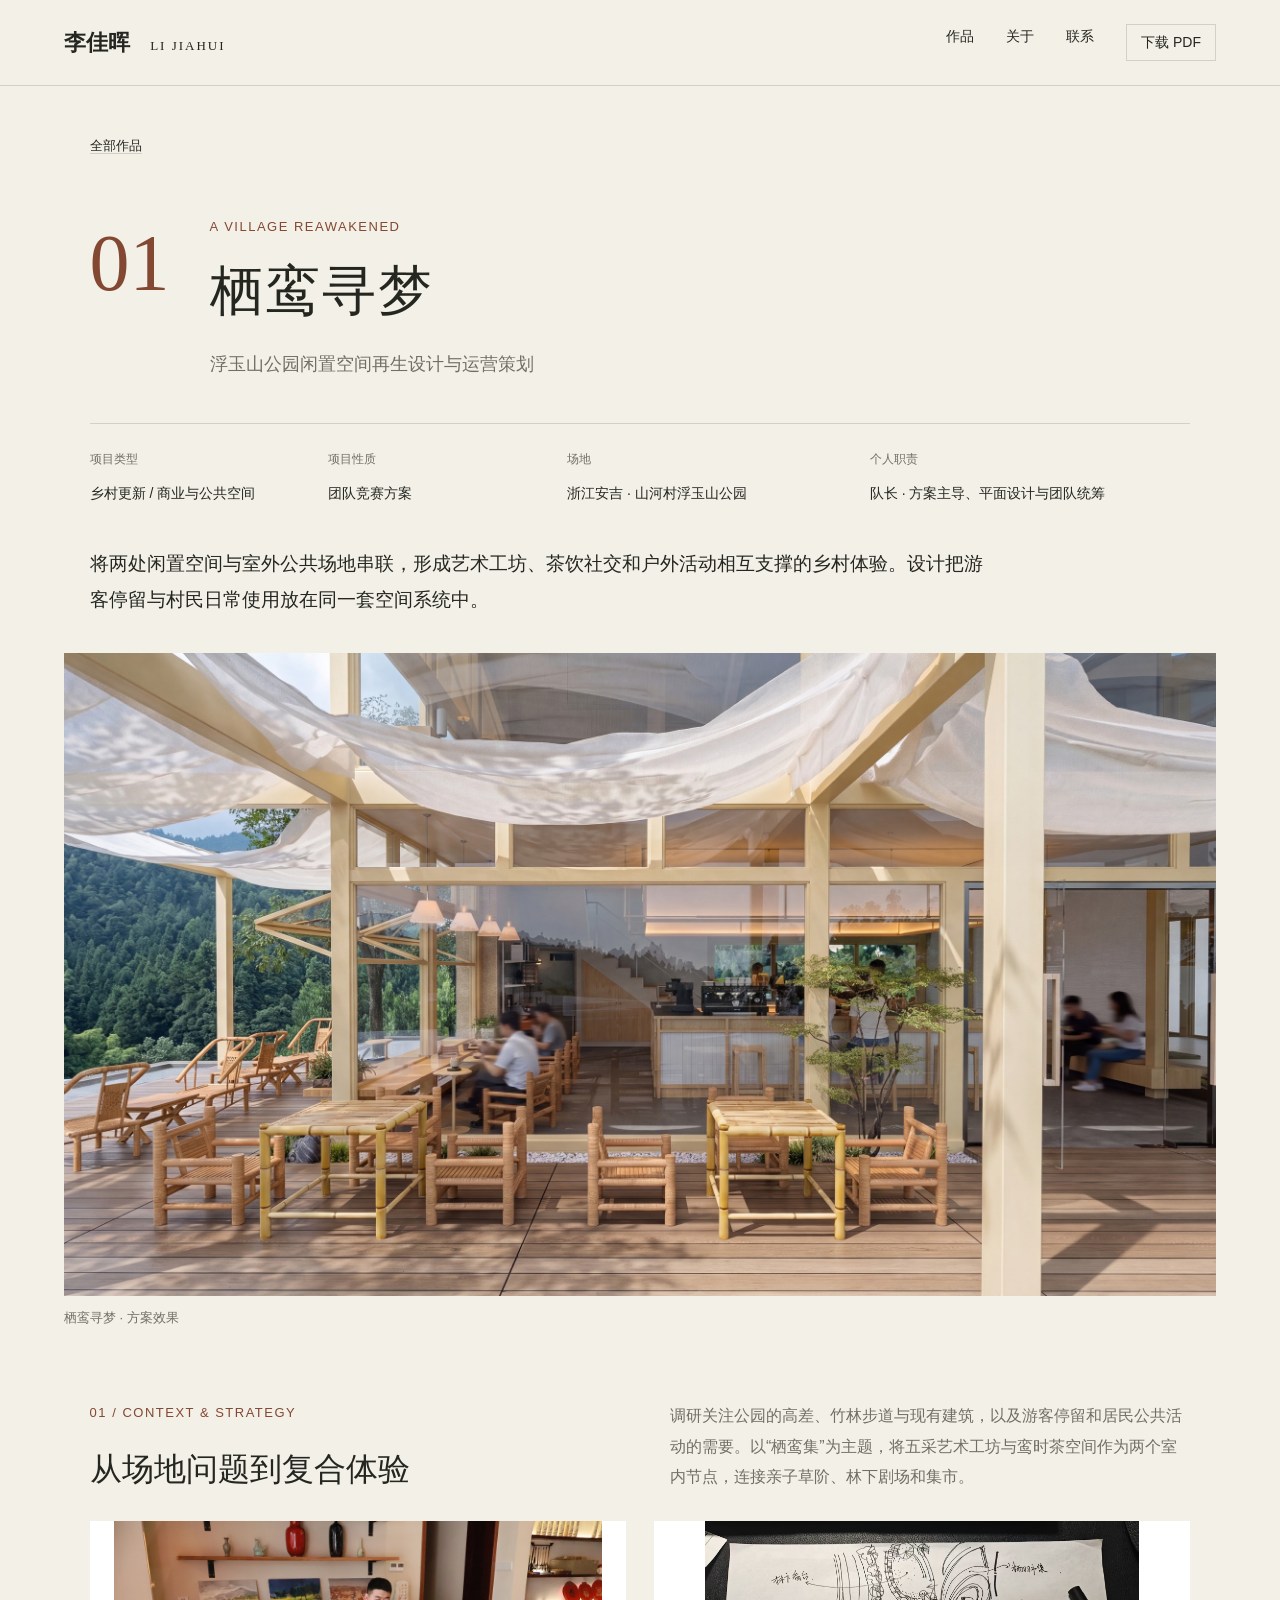
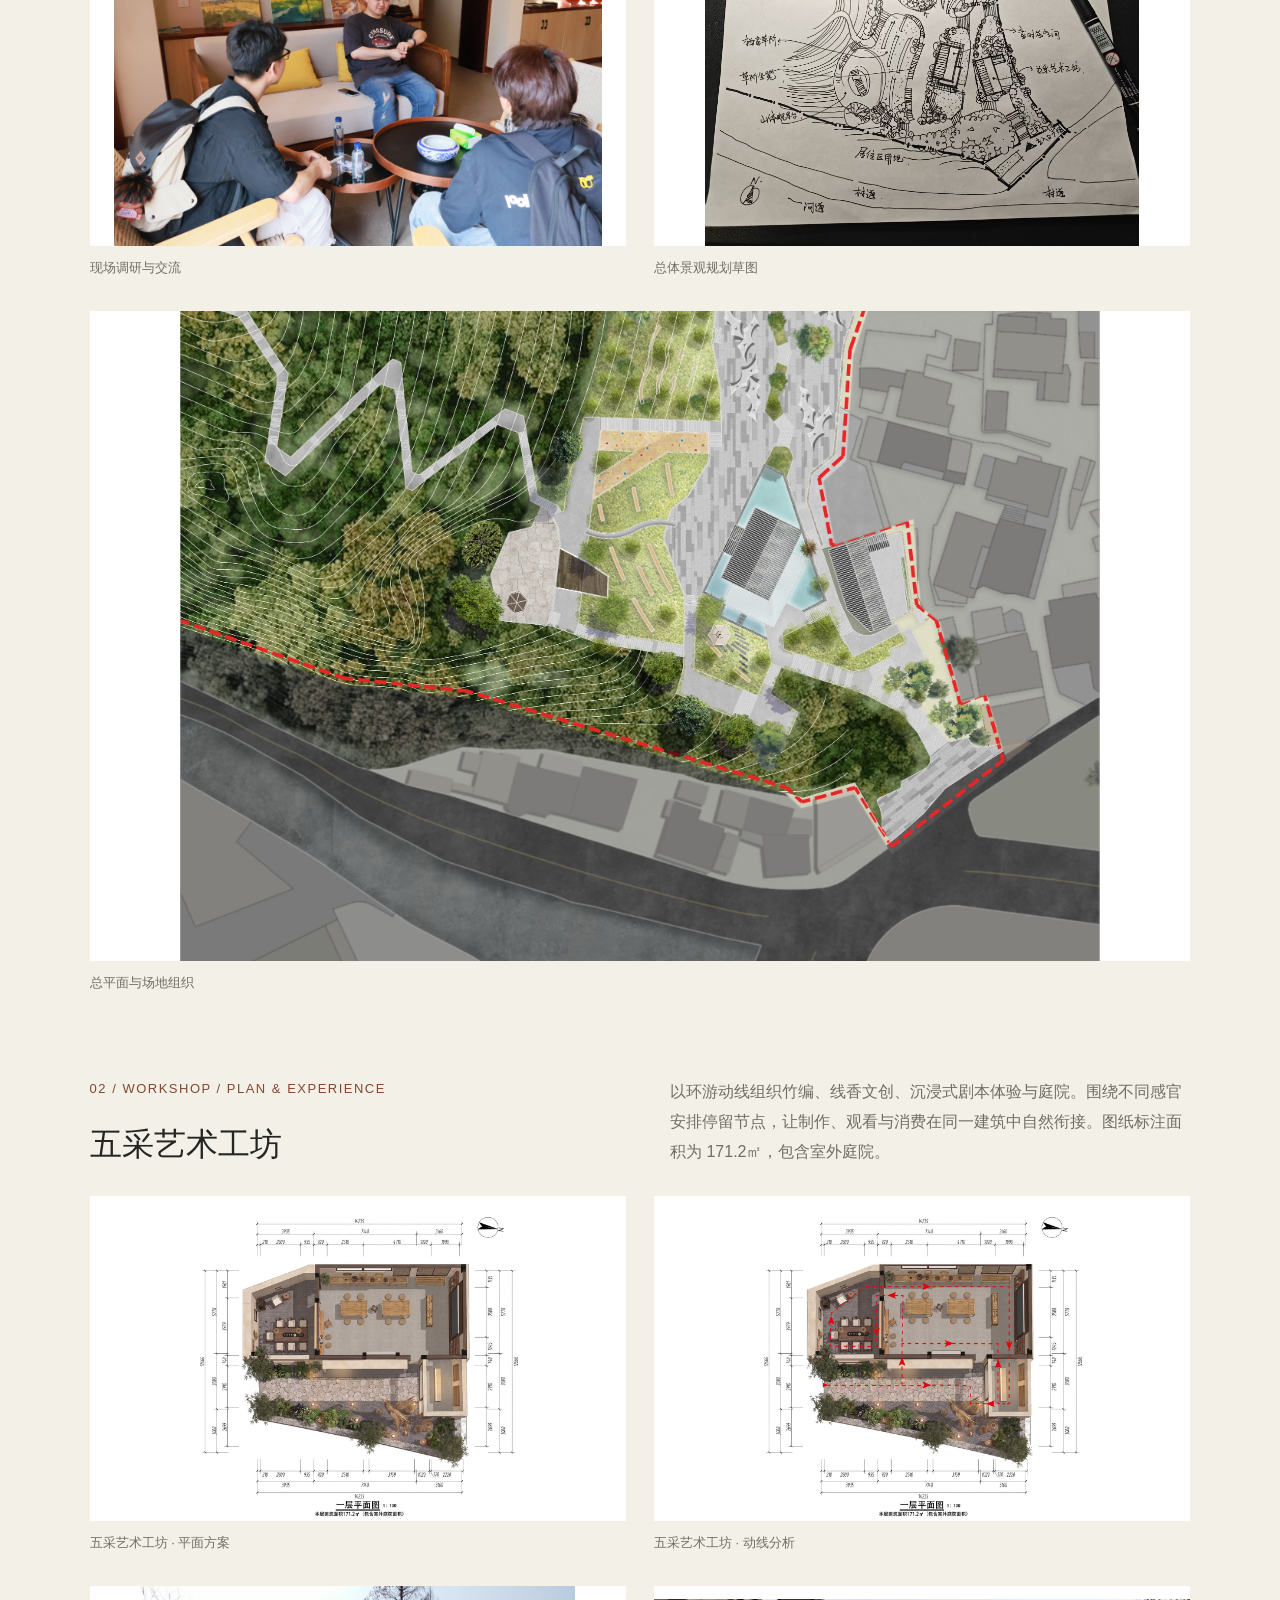
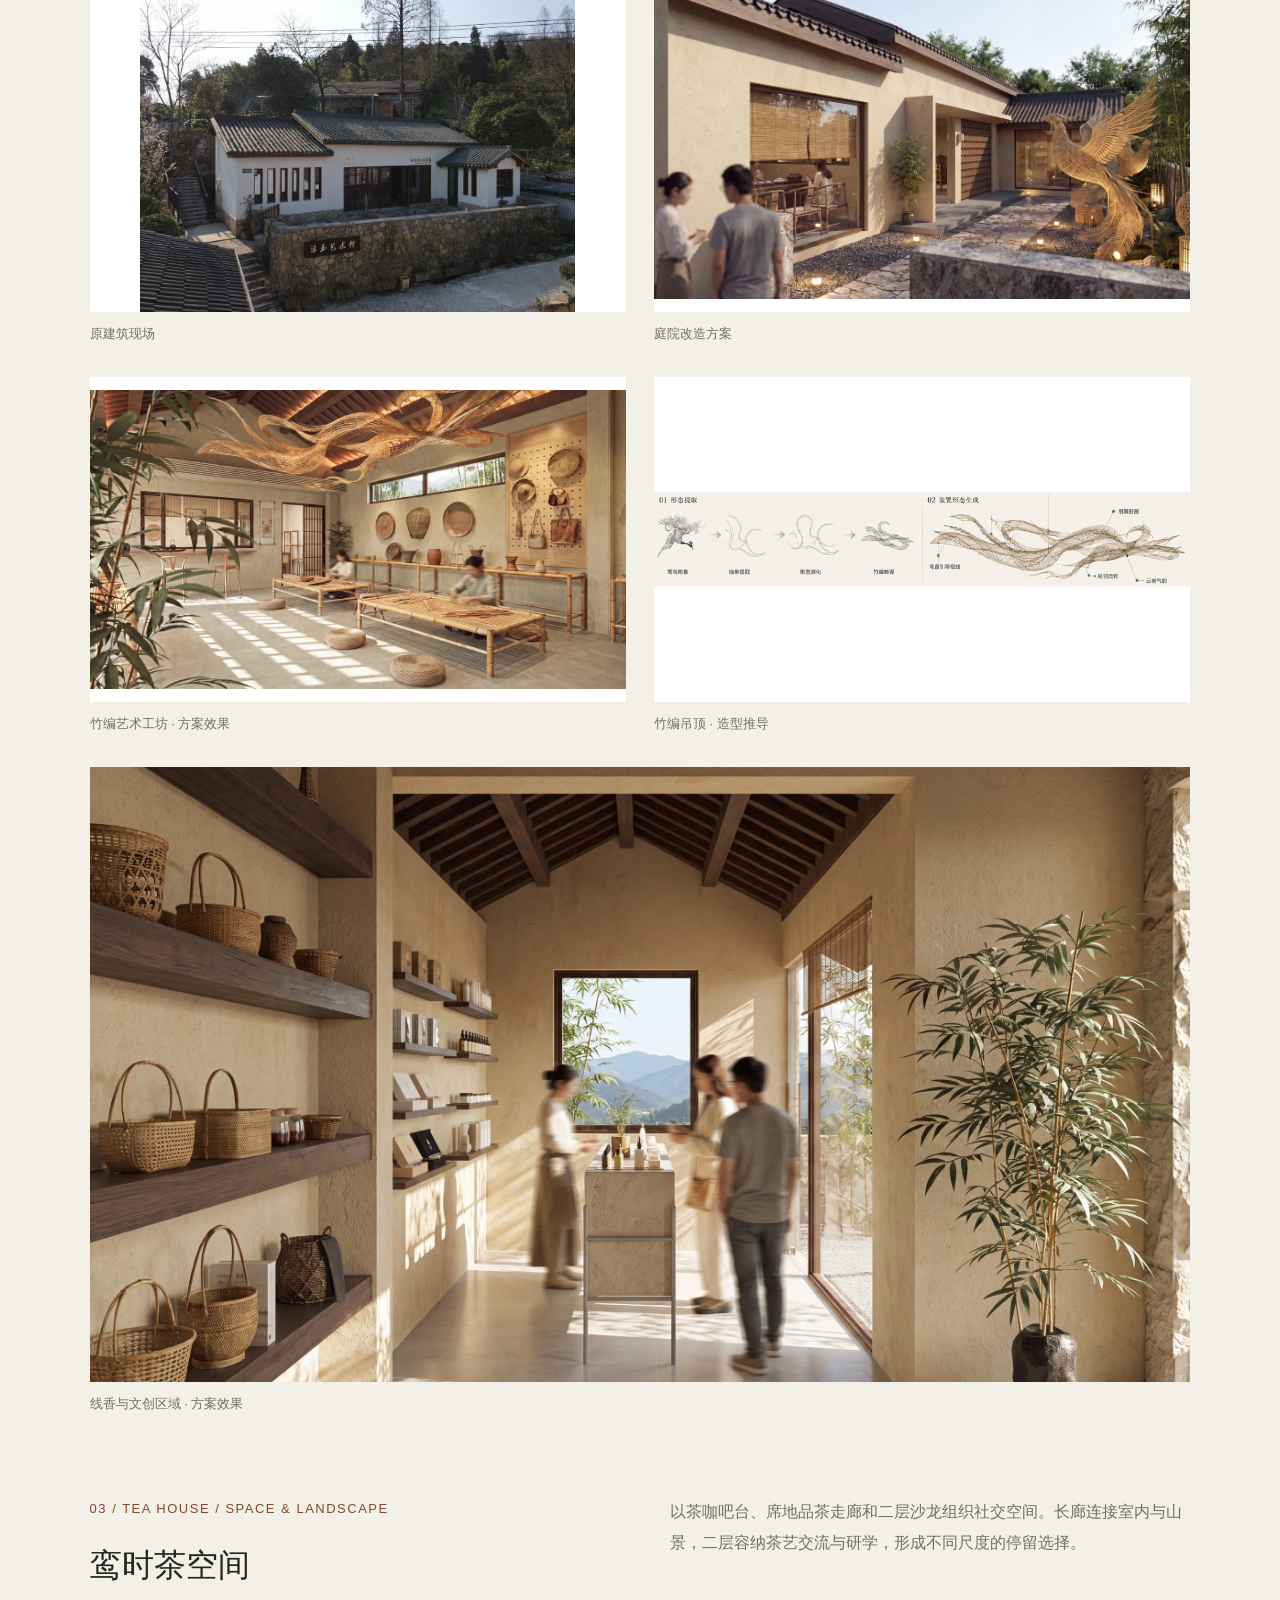
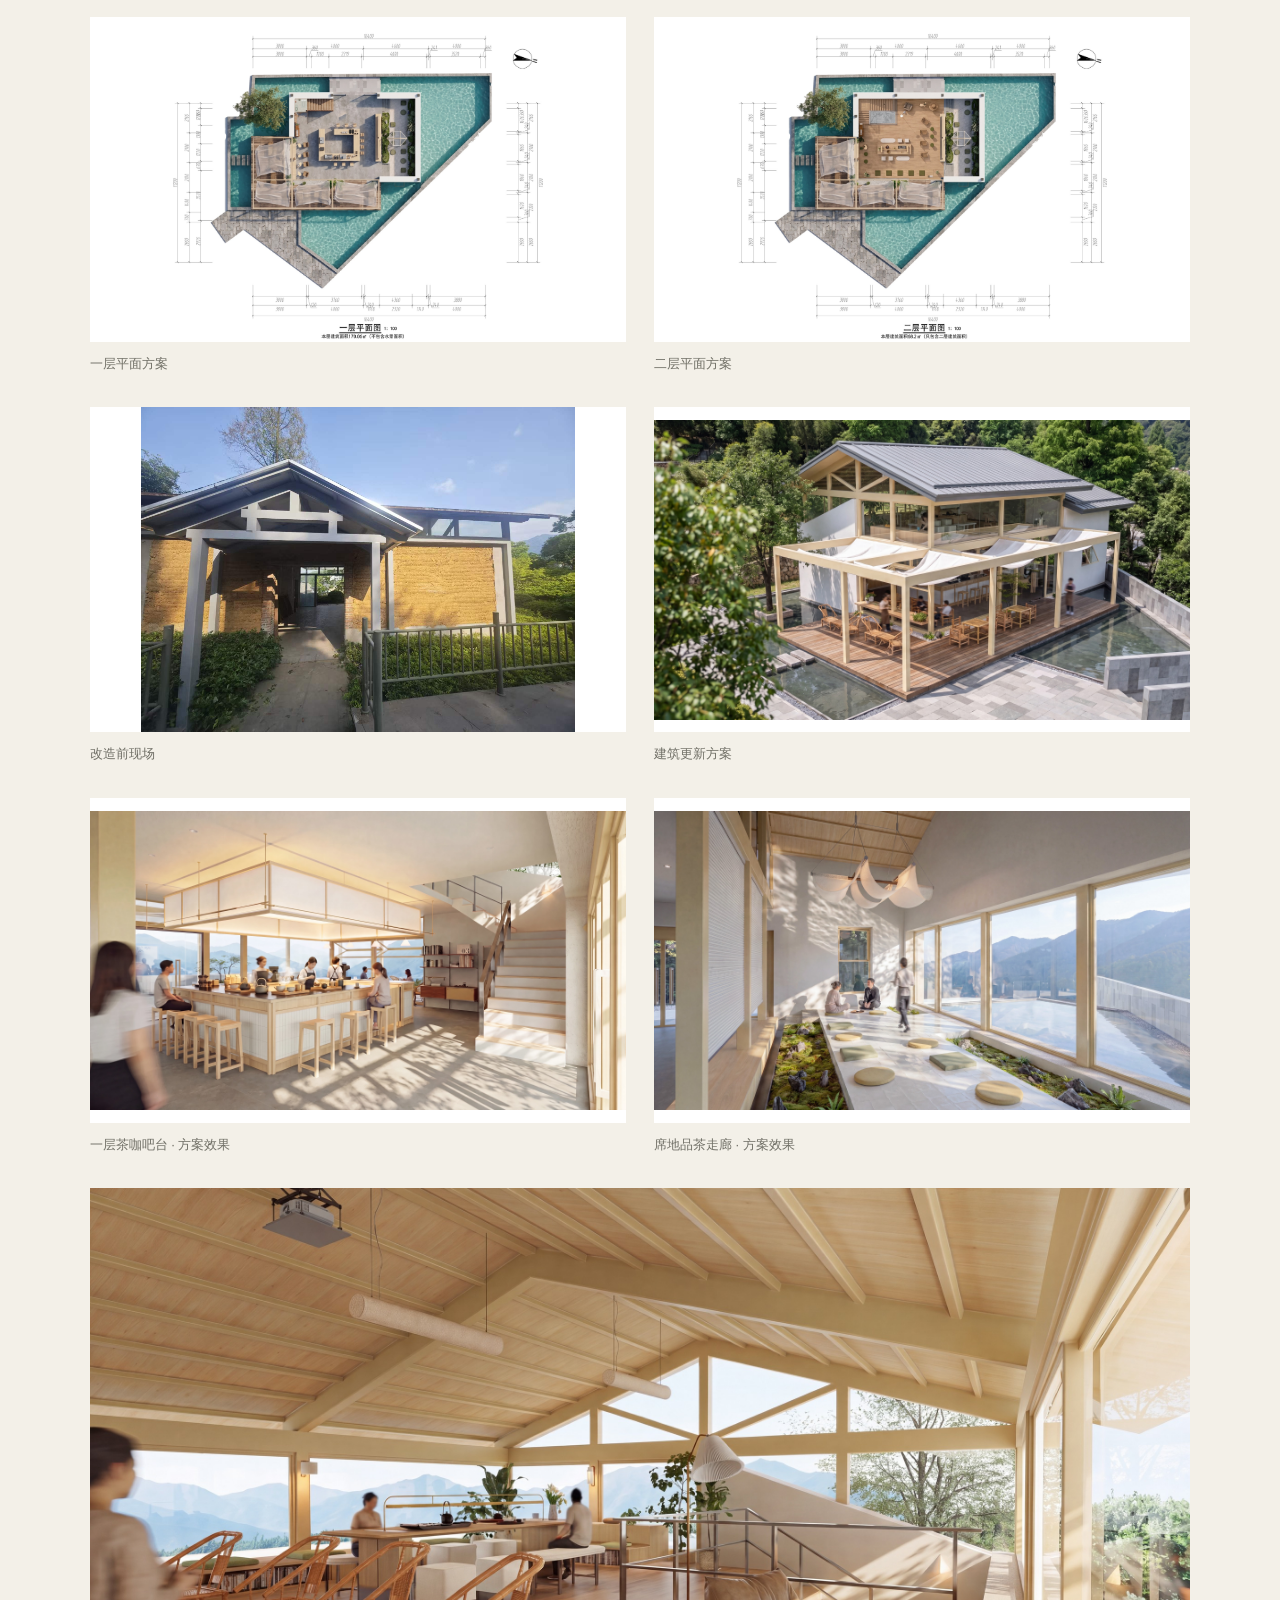
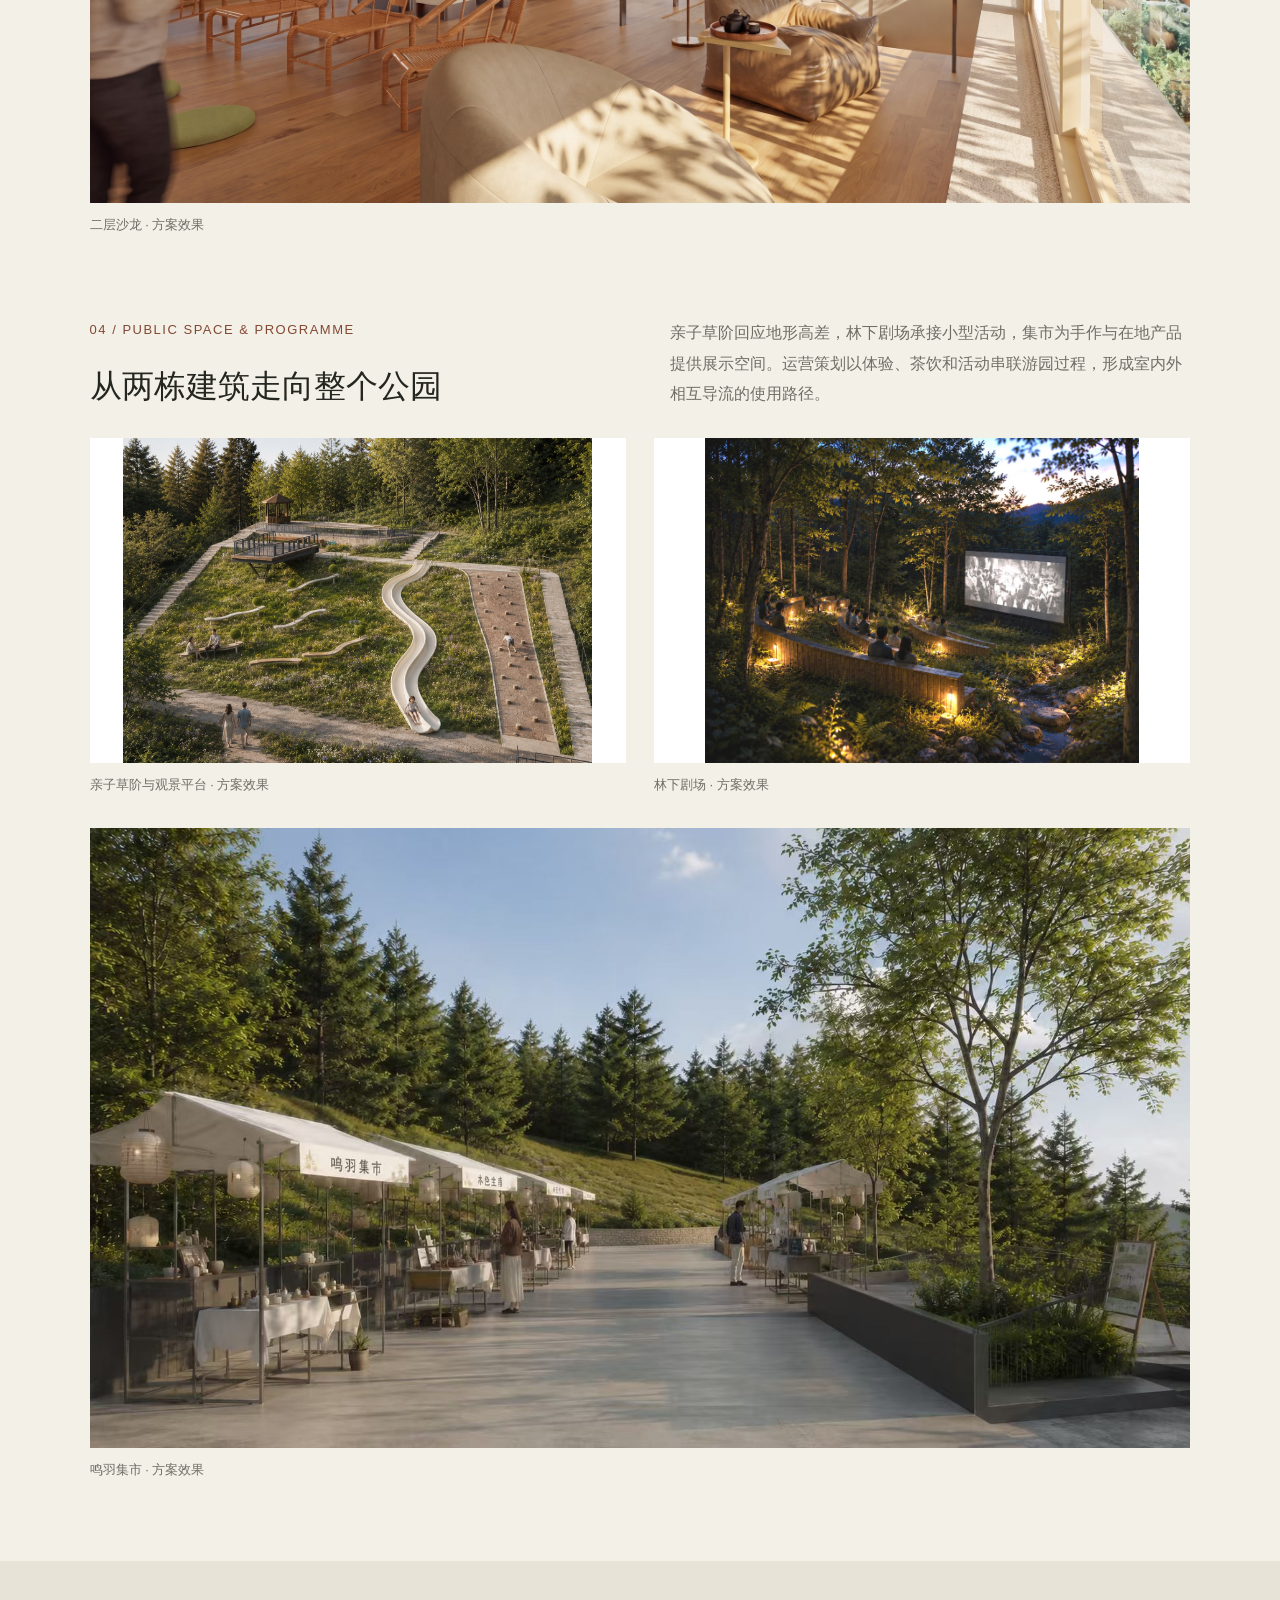
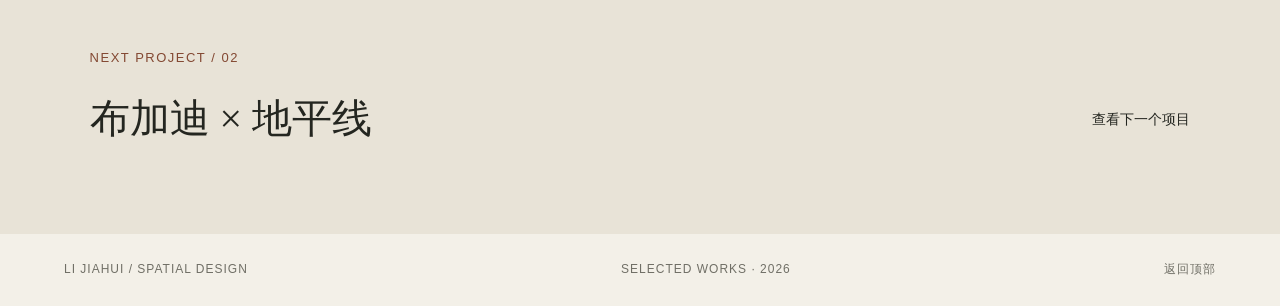
<file: qiluan.html>
<!doctype html><html lang="zh-CN"><head><meta charset="UTF-8"><meta name="viewport" content="width=device-width,initial-scale=1"><title>栖鸾寻梦 · 李佳晖</title><meta name="description" content="将两处闲置空间与室外公共场地串联，形成艺术工坊、茶饮社交和户外活动相互支撑的乡村体验。设计把游客停留与村民日常使用放在同一套空间系统中。"><meta name="theme-color" content="#f3f0e8"><link rel="stylesheet" href="style.css"><link rel="icon" href="data:image/svg+xml,%3Csvg xmlns='http://www.w3.org/2000/svg' viewBox='0 0 32 32'%3E%3Crect width='32' height='32' fill='%23834832'/%3E%3Cpath d='M9 7v18h16v-4H13V7z' fill='%23f4f1ea'/%3E%3C/svg%3E"></head><body><a class="skip" href="#main">跳至内容</a><header><a class="brand" href="index.html">李佳晖 <span>LI JIAHUI</span></a><nav aria-label="主导航"><a href="index.html#works">作品</a><a href="index.html#about">关于</a><a href="index.html#contact">联系</a><a class="nav-pdf" href="portfolio.pdf" download="李佳晖_空间设计作品集.pdf">下载 PDF</a></nav></header><main id="main"><section class="case-top"><a class="back" href="index.html#works">全部作品</a><div class="case-title"><span class="case-number">01</span><div><p class="eyebrow">A VILLAGE REAWAKENED</p><h1>栖鸾寻梦</h1><p class="case-subtitle">浮玉山公园闲置空间再生设计与运营策划</p></div></div><div class="case-meta"><div><span>项目类型</span><b>乡村更新 / 商业与公共空间</b></div><div><span>项目性质</span><b>团队竞赛方案</b></div><div><span>场地</span><b>浙江安吉 · 山河村浮玉山公园</b></div><div><span>个人职责</span><b>队长 · 方案主导、平面设计与团队统筹</b></div></div><p class="case-intro">将两处闲置空间与室外公共场地串联，形成艺术工坊、茶饮社交和户外活动相互支撑的乡村体验。设计把游客停留与村民日常使用放在同一套空间系统中。</p></section><div class="case-hero "><figure class="gallery-image "><button class="image-open" data-image="assets/tea-hero.jpg" data-caption="栖鸾寻梦 · 方案效果" aria-label="放大查看：栖鸾寻梦 · 方案效果"><img src="assets/tea-hero.jpg" alt="栖鸾寻梦 · 方案效果" loading="lazy"></button><figcaption>栖鸾寻梦 · 方案效果</figcaption></figure></div><section class="case-section"><div class="case-section-head"><div><p class="eyebrow">01 / CONTEXT & STRATEGY</p><h2>从场地问题到复合体验</h2></div><p>调研关注公园的高差、竹林步道与现有建筑，以及游客停留和居民公共活动的需要。以“栖鸾集”为主题，将五采艺术工坊与鸾时茶空间作为两个室内节点，连接亲子草阶、林下剧场和集市。</p></div><div class="gallery gallery-3"><figure class="gallery-image "><button class="image-open" data-image="assets/site-research.jpg" data-caption="现场调研与交流" aria-label="放大查看：现场调研与交流"><img src="assets/site-research.jpg" alt="现场调研与交流" loading="lazy"></button><figcaption>现场调研与交流</figcaption></figure><figure class="gallery-image plan"><button class="image-open" data-image="assets/site-sketch.jpg" data-caption="总体景观规划草图" aria-label="放大查看：总体景观规划草图"><img src="assets/site-sketch.jpg" alt="总体景观规划草图" loading="lazy"></button><figcaption>总体景观规划草图</figcaption></figure><figure class="gallery-image plan"><button class="image-open" data-image="assets/site-plan.jpg" data-caption="总平面与场地组织" aria-label="放大查看：总平面与场地组织"><img src="assets/site-plan.jpg" alt="总平面与场地组织" loading="lazy"></button><figcaption>总平面与场地组织</figcaption></figure></div></section><section class="case-section"><div class="case-section-head"><div><p class="eyebrow">02 / WORKSHOP / PLAN & EXPERIENCE</p><h2>五采艺术工坊</h2></div><p>以环游动线组织竹编、线香文创、沉浸式剧本体验与庭院。围绕不同感官安排停留节点，让制作、观看与消费在同一建筑中自然衔接。图纸标注面积为 171.2㎡，包含室外庭院。</p></div><div class="gallery gallery-7"><figure class="gallery-image plan"><button class="image-open" data-image="assets/workshop-plan.jpg" data-caption="五采艺术工坊 · 平面方案" aria-label="放大查看：五采艺术工坊 · 平面方案"><img src="assets/workshop-plan.jpg" alt="五采艺术工坊 · 平面方案" loading="lazy"></button><figcaption>五采艺术工坊 · 平面方案</figcaption></figure><figure class="gallery-image plan"><button class="image-open" data-image="assets/workshop-flow.jpg" data-caption="五采艺术工坊 · 动线分析" aria-label="放大查看：五采艺术工坊 · 动线分析"><img src="assets/workshop-flow.jpg" alt="五采艺术工坊 · 动线分析" loading="lazy"></button><figcaption>五采艺术工坊 · 动线分析</figcaption></figure><figure class="gallery-image "><button class="image-open" data-image="assets/workshop-before.jpg" data-caption="原建筑现场" aria-label="放大查看：原建筑现场"><img src="assets/workshop-before.jpg" alt="原建筑现场" loading="lazy"></button><figcaption>原建筑现场</figcaption></figure><figure class="gallery-image "><button class="image-open" data-image="assets/workshop-court.jpg" data-caption="庭院改造方案" aria-label="放大查看：庭院改造方案"><img src="assets/workshop-court.jpg" alt="庭院改造方案" loading="lazy"></button><figcaption>庭院改造方案</figcaption></figure><figure class="gallery-image "><button class="image-open" data-image="assets/workshop-wide.jpg" data-caption="竹编艺术工坊 · 方案效果" aria-label="放大查看：竹编艺术工坊 · 方案效果"><img src="assets/workshop-wide.jpg" alt="竹编艺术工坊 · 方案效果" loading="lazy"></button><figcaption>竹编艺术工坊 · 方案效果</figcaption></figure><figure class="gallery-image plan"><button class="image-open" data-image="assets/ceiling-design.jpg" data-caption="竹编吊顶 · 造型推导" aria-label="放大查看：竹编吊顶 · 造型推导"><img src="assets/ceiling-design.jpg" alt="竹编吊顶 · 造型推导" loading="lazy"></button><figcaption>竹编吊顶 · 造型推导</figcaption></figure><figure class="gallery-image "><button class="image-open" data-image="assets/workshop-shop.jpg" data-caption="线香与文创区域 · 方案效果" aria-label="放大查看：线香与文创区域 · 方案效果"><img src="assets/workshop-shop.jpg" alt="线香与文创区域 · 方案效果" loading="lazy"></button><figcaption>线香与文创区域 · 方案效果</figcaption></figure></div></section><section class="case-section"><div class="case-section-head"><div><p class="eyebrow">03 / TEA HOUSE / SPACE & LANDSCAPE</p><h2>鸾时茶空间</h2></div><p>以茶咖吧台、席地品茶走廊和二层沙龙组织社交空间。长廊连接室内与山景，二层容纳茶艺交流与研学，形成不同尺度的停留选择。</p></div><div class="gallery gallery-7"><figure class="gallery-image plan"><button class="image-open" data-image="assets/tea-plan1.jpg" data-caption="一层平面方案" aria-label="放大查看：一层平面方案"><img src="assets/tea-plan1.jpg" alt="一层平面方案" loading="lazy"></button><figcaption>一层平面方案</figcaption></figure><figure class="gallery-image plan"><button class="image-open" data-image="assets/tea-plan2.jpg" data-caption="二层平面方案" aria-label="放大查看：二层平面方案"><img src="assets/tea-plan2.jpg" alt="二层平面方案" loading="lazy"></button><figcaption>二层平面方案</figcaption></figure><figure class="gallery-image "><button class="image-open" data-image="assets/tea-before.jpg" data-caption="改造前现场" aria-label="放大查看：改造前现场"><img src="assets/tea-before.jpg" alt="改造前现场" loading="lazy"></button><figcaption>改造前现场</figcaption></figure><figure class="gallery-image "><button class="image-open" data-image="assets/tea-exterior.jpg" data-caption="建筑更新方案" aria-label="放大查看：建筑更新方案"><img src="assets/tea-exterior.jpg" alt="建筑更新方案" loading="lazy"></button><figcaption>建筑更新方案</figcaption></figure><figure class="gallery-image "><button class="image-open" data-image="assets/tea-bar.jpg" data-caption="一层茶咖吧台 · 方案效果" aria-label="放大查看：一层茶咖吧台 · 方案效果"><img src="assets/tea-bar.jpg" alt="一层茶咖吧台 · 方案效果" loading="lazy"></button><figcaption>一层茶咖吧台 · 方案效果</figcaption></figure><figure class="gallery-image "><button class="image-open" data-image="assets/tea-window.jpg" data-caption="席地品茶走廊 · 方案效果" aria-label="放大查看：席地品茶走廊 · 方案效果"><img src="assets/tea-window.jpg" alt="席地品茶走廊 · 方案效果" loading="lazy"></button><figcaption>席地品茶走廊 · 方案效果</figcaption></figure><figure class="gallery-image "><button class="image-open" data-image="assets/tea-salon.jpg" data-caption="二层沙龙 · 方案效果" aria-label="放大查看：二层沙龙 · 方案效果"><img src="assets/tea-salon.jpg" alt="二层沙龙 · 方案效果" loading="lazy"></button><figcaption>二层沙龙 · 方案效果</figcaption></figure></div></section><section class="case-section"><div class="case-section-head"><div><p class="eyebrow">04 / PUBLIC SPACE & PROGRAMME</p><h2>从两栋建筑走向整个公园</h2></div><p>亲子草阶回应地形高差，林下剧场承接小型活动，集市为手作与在地产品提供展示空间。运营策划以体验、茶饮和活动串联游园过程，形成室内外相互导流的使用路径。</p></div><div class="gallery gallery-3"><figure class="gallery-image "><button class="image-open" data-image="assets/park-play.jpg" data-caption="亲子草阶与观景平台 · 方案效果" aria-label="放大查看：亲子草阶与观景平台 · 方案效果"><img src="assets/park-play.jpg" alt="亲子草阶与观景平台 · 方案效果" loading="lazy"></button><figcaption>亲子草阶与观景平台 · 方案效果</figcaption></figure><figure class="gallery-image "><button class="image-open" data-image="assets/park-theatre.jpg" data-caption="林下剧场 · 方案效果" aria-label="放大查看：林下剧场 · 方案效果"><img src="assets/park-theatre.jpg" alt="林下剧场 · 方案效果" loading="lazy"></button><figcaption>林下剧场 · 方案效果</figcaption></figure><figure class="gallery-image "><button class="image-open" data-image="assets/park-market.jpg" data-caption="鸣羽集市 · 方案效果" aria-label="放大查看：鸣羽集市 · 方案效果"><img src="assets/park-market.jpg" alt="鸣羽集市 · 方案效果" loading="lazy"></button><figcaption>鸣羽集市 · 方案效果</figcaption></figure></div></section><section class="next-project"><p class="eyebrow">NEXT PROJECT / 02</p><a href="bugatti.html"><h2>布加迪 × 地平线</h2><span>查看下一个项目</span></a></section></main><footer><span>LI JIAHUI / SPATIAL DESIGN</span><span>SELECTED WORKS · 2026</span><a href="#main">返回顶部</a></footer><dialog id="viewer" aria-label="作品图片大图"><button class="close-viewer" aria-label="关闭大图">关闭 ×</button><img alt=""><p></p></dialog><script src="app.js"></script></body></html>
</file>
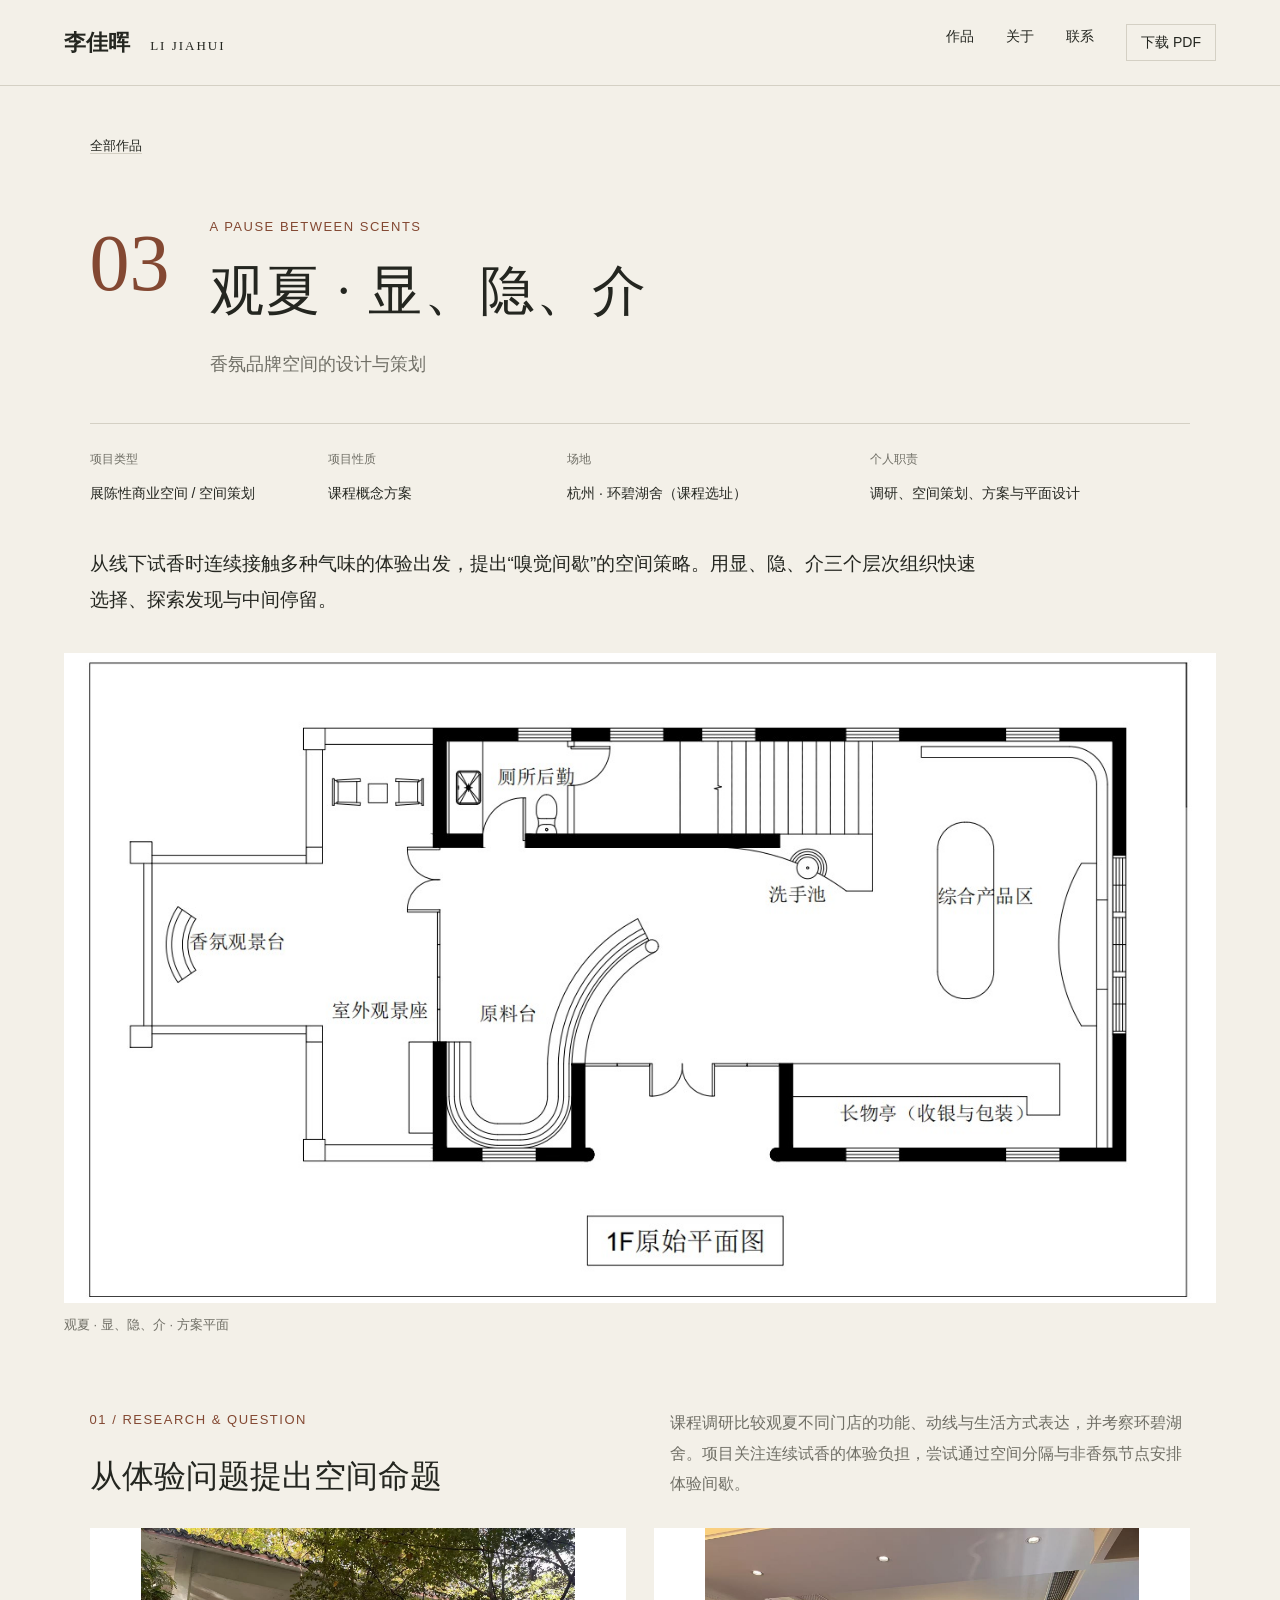
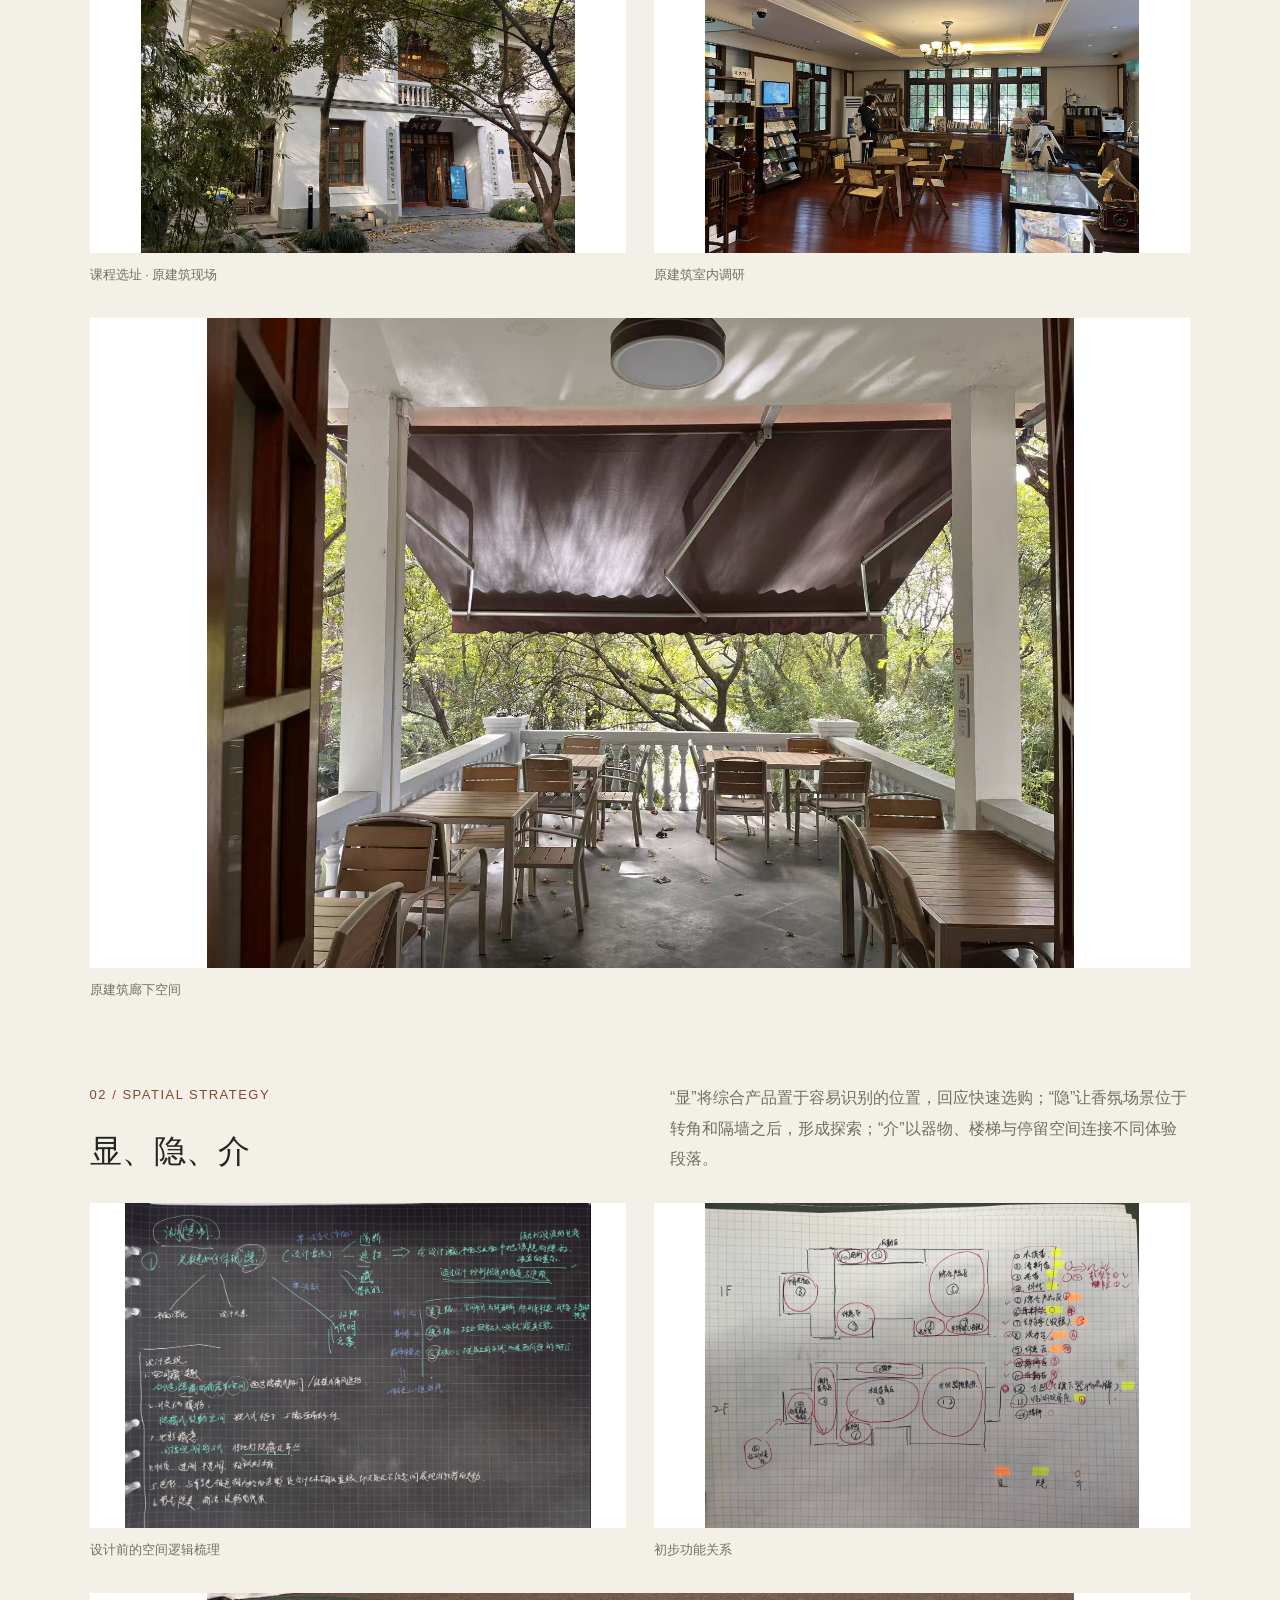
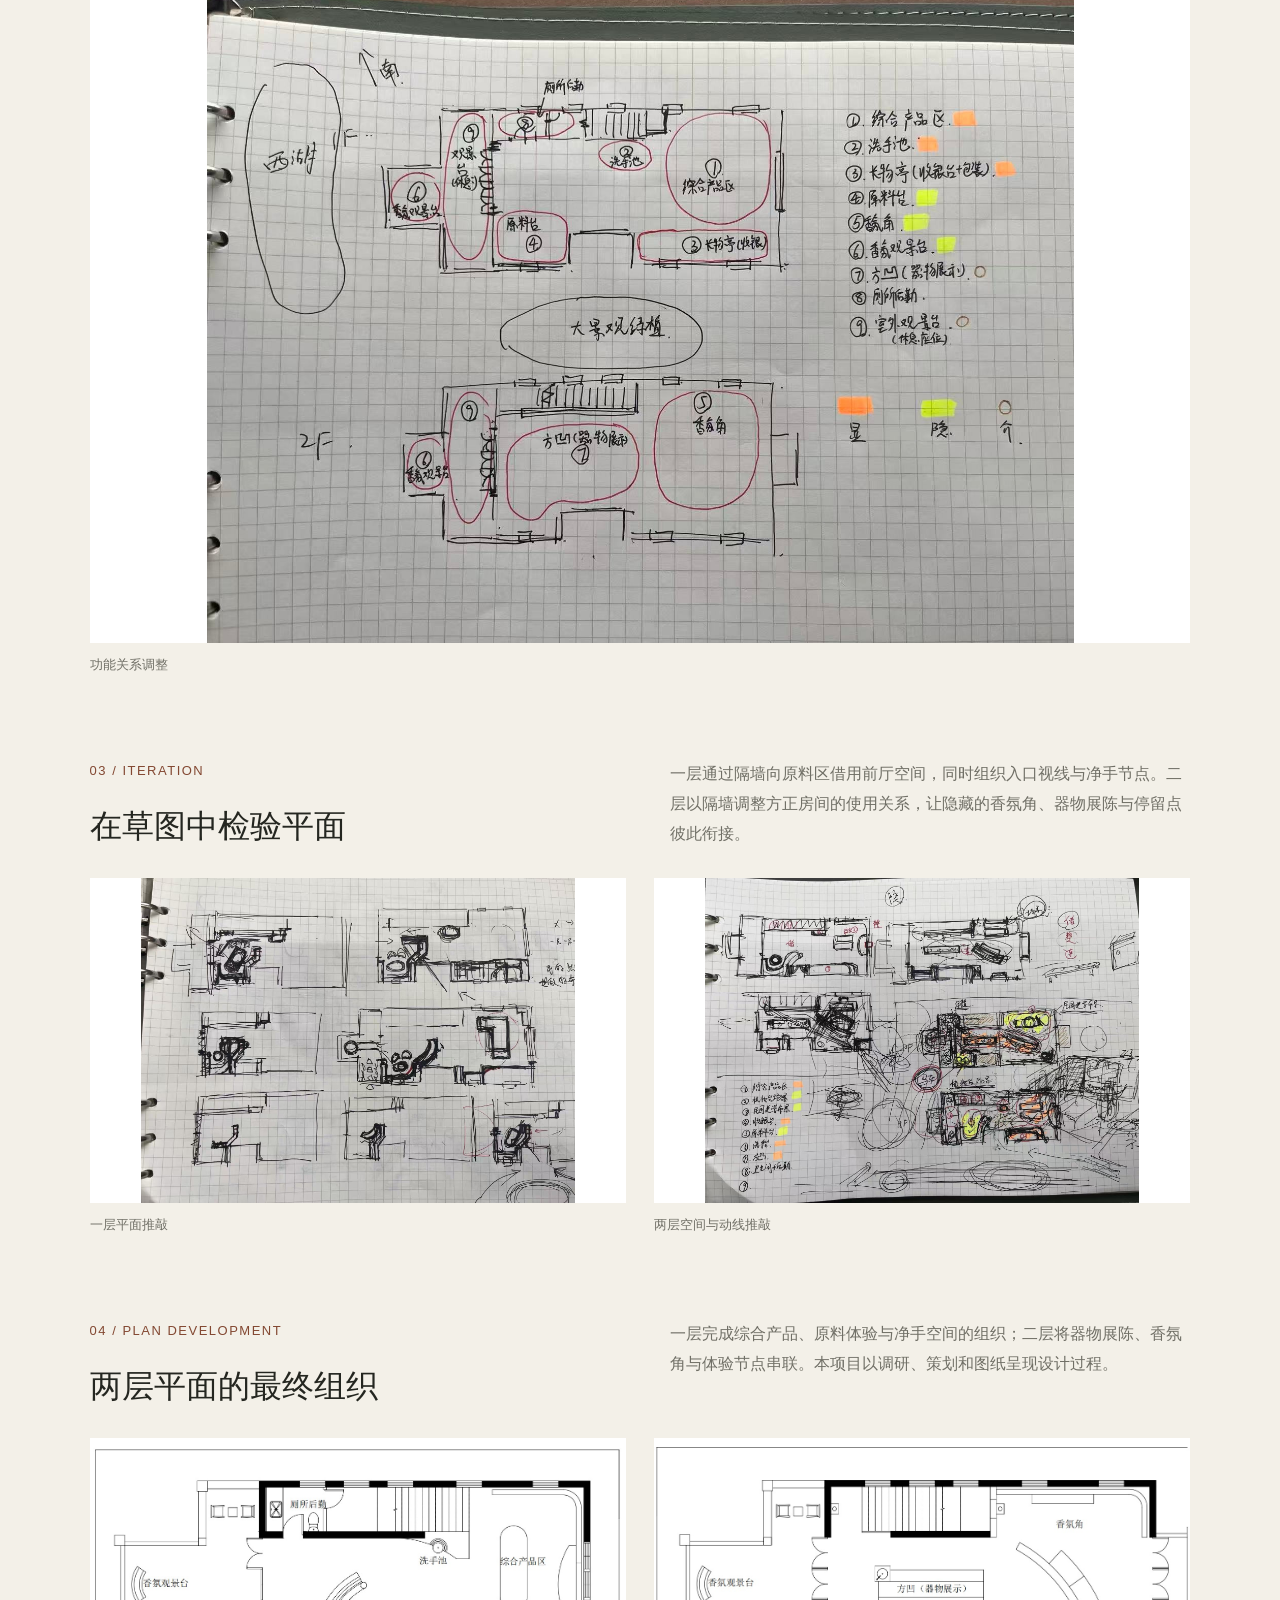
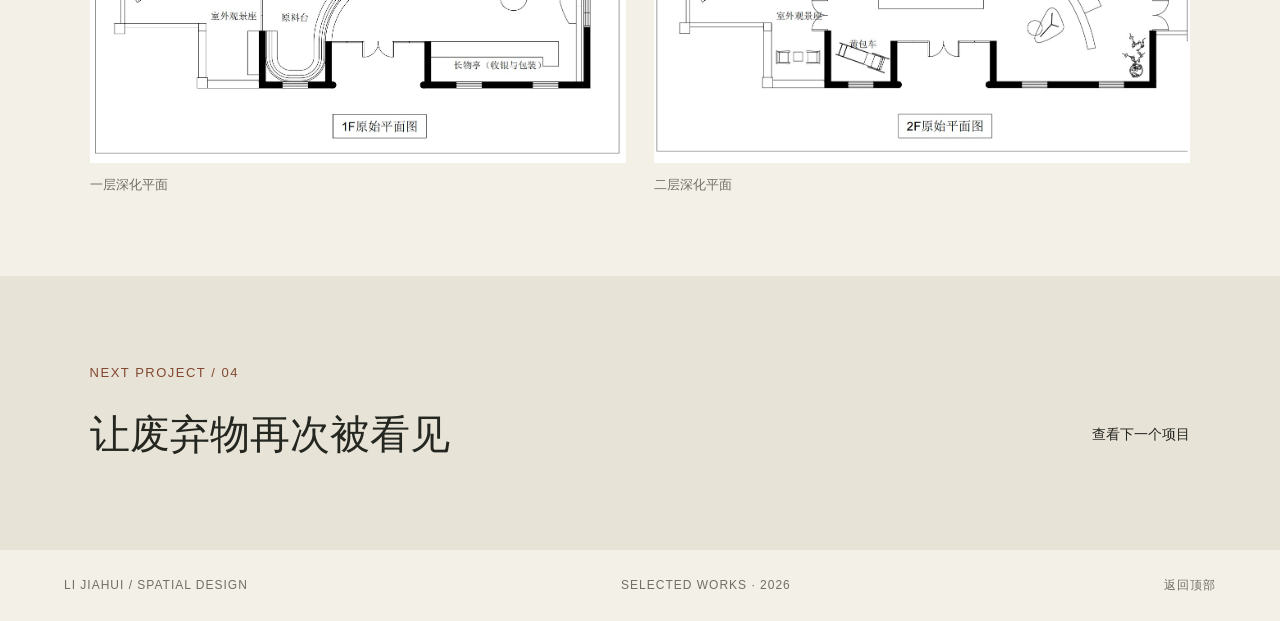
<file: summer.html>
<!doctype html><html lang="zh-CN"><head><meta charset="UTF-8"><meta name="viewport" content="width=device-width,initial-scale=1"><title>观夏 · 显、隐、介 · 李佳晖</title><meta name="description" content="从线下试香时连续接触多种气味的体验出发，提出“嗅觉间歇”的空间策略。用显、隐、介三个层次组织快速选择、探索发现与中间停留。"><meta name="theme-color" content="#f3f0e8"><link rel="stylesheet" href="style.css"><link rel="icon" href="data:image/svg+xml,%3Csvg xmlns='http://www.w3.org/2000/svg' viewBox='0 0 32 32'%3E%3Crect width='32' height='32' fill='%23834832'/%3E%3Cpath d='M9 7v18h16v-4H13V7z' fill='%23f4f1ea'/%3E%3C/svg%3E"></head><body><a class="skip" href="#main">跳至内容</a><header><a class="brand" href="index.html">李佳晖 <span>LI JIAHUI</span></a><nav aria-label="主导航"><a href="index.html#works">作品</a><a href="index.html#about">关于</a><a href="index.html#contact">联系</a><a class="nav-pdf" href="portfolio.pdf" download="李佳晖_空间设计作品集.pdf">下载 PDF</a></nav></header><main id="main"><section class="case-top"><a class="back" href="index.html#works">全部作品</a><div class="case-title"><span class="case-number">03</span><div><p class="eyebrow">A PAUSE BETWEEN SCENTS</p><h1>观夏 · 显、隐、介</h1><p class="case-subtitle">香氛品牌空间的设计与策划</p></div></div><div class="case-meta"><div><span>项目类型</span><b>展陈性商业空间 / 空间策划</b></div><div><span>项目性质</span><b>课程概念方案</b></div><div><span>场地</span><b>杭州 · 环碧湖舍（课程选址）</b></div><div><span>个人职责</span><b>调研、空间策划、方案与平面设计</b></div></div><p class="case-intro">从线下试香时连续接触多种气味的体验出发，提出“嗅觉间歇”的空间策略。用显、隐、介三个层次组织快速选择、探索发现与中间停留。</p></section><div class="case-hero plan-hero"><figure class="gallery-image "><button class="image-open" data-image="assets/summer-plan1.jpg" data-caption="观夏 · 显、隐、介 · 方案平面" aria-label="放大查看：观夏 · 显、隐、介 · 方案平面"><img src="assets/summer-plan1.jpg" alt="观夏 · 显、隐、介 · 方案平面" loading="lazy"></button><figcaption>观夏 · 显、隐、介 · 方案平面</figcaption></figure></div><section class="case-section"><div class="case-section-head"><div><p class="eyebrow">01 / RESEARCH & QUESTION</p><h2>从体验问题提出空间命题</h2></div><p>课程调研比较观夏不同门店的功能、动线与生活方式表达，并考察环碧湖舍。项目关注连续试香的体验负担，尝试通过空间分隔与非香氛节点安排体验间歇。</p></div><div class="gallery gallery-3"><figure class="gallery-image "><button class="image-open" data-image="assets/summer-site.jpg" data-caption="课程选址 · 原建筑现场" aria-label="放大查看：课程选址 · 原建筑现场"><img src="assets/summer-site.jpg" alt="课程选址 · 原建筑现场" loading="lazy"></button><figcaption>课程选址 · 原建筑现场</figcaption></figure><figure class="gallery-image "><button class="image-open" data-image="assets/summer-survey.jpg" data-caption="原建筑室内调研" aria-label="放大查看：原建筑室内调研"><img src="assets/summer-survey.jpg" alt="原建筑室内调研" loading="lazy"></button><figcaption>原建筑室内调研</figcaption></figure><figure class="gallery-image "><button class="image-open" data-image="assets/summer-veranda.jpg" data-caption="原建筑廊下空间" aria-label="放大查看：原建筑廊下空间"><img src="assets/summer-veranda.jpg" alt="原建筑廊下空间" loading="lazy"></button><figcaption>原建筑廊下空间</figcaption></figure></div></section><section class="case-section"><div class="case-section-head"><div><p class="eyebrow">02 / SPATIAL STRATEGY</p><h2>显、隐、介</h2></div><p>“显”将综合产品置于容易识别的位置，回应快速选购；“隐”让香氛场景位于转角和隔墙之后，形成探索；“介”以器物、楼梯与停留空间连接不同体验段落。</p></div><div class="gallery gallery-3"><figure class="gallery-image plan"><button class="image-open" data-image="assets/summer-logic.jpg" data-caption="设计前的空间逻辑梳理" aria-label="放大查看：设计前的空间逻辑梳理"><img src="assets/summer-logic.jpg" alt="设计前的空间逻辑梳理" loading="lazy"></button><figcaption>设计前的空间逻辑梳理</figcaption></figure><figure class="gallery-image plan"><button class="image-open" data-image="assets/summer-bubble1.jpg" data-caption="初步功能关系" aria-label="放大查看：初步功能关系"><img src="assets/summer-bubble1.jpg" alt="初步功能关系" loading="lazy"></button><figcaption>初步功能关系</figcaption></figure><figure class="gallery-image plan"><button class="image-open" data-image="assets/summer-bubble2.jpg" data-caption="功能关系调整" aria-label="放大查看：功能关系调整"><img src="assets/summer-bubble2.jpg" alt="功能关系调整" loading="lazy"></button><figcaption>功能关系调整</figcaption></figure></div></section><section class="case-section"><div class="case-section-head"><div><p class="eyebrow">03 / ITERATION</p><h2>在草图中检验平面</h2></div><p>一层通过隔墙向原料区借用前厅空间，同时组织入口视线与净手节点。二层以隔墙调整方正房间的使用关系，让隐藏的香氛角、器物展陈与停留点彼此衔接。</p></div><div class="gallery gallery-2"><figure class="gallery-image plan"><button class="image-open" data-image="assets/summer-sketch1.jpg" data-caption="一层平面推敲" aria-label="放大查看：一层平面推敲"><img src="assets/summer-sketch1.jpg" alt="一层平面推敲" loading="lazy"></button><figcaption>一层平面推敲</figcaption></figure><figure class="gallery-image plan"><button class="image-open" data-image="assets/summer-sketch2.jpg" data-caption="两层空间与动线推敲" aria-label="放大查看：两层空间与动线推敲"><img src="assets/summer-sketch2.jpg" alt="两层空间与动线推敲" loading="lazy"></button><figcaption>两层空间与动线推敲</figcaption></figure></div></section><section class="case-section"><div class="case-section-head"><div><p class="eyebrow">04 / PLAN DEVELOPMENT</p><h2>两层平面的最终组织</h2></div><p>一层完成综合产品、原料体验与净手空间的组织；二层将器物展陈、香氛角与体验节点串联。本项目以调研、策划和图纸呈现设计过程。</p></div><div class="gallery gallery-2"><figure class="gallery-image plan"><button class="image-open" data-image="assets/summer-plan1.jpg" data-caption="一层深化平面" aria-label="放大查看：一层深化平面"><img src="assets/summer-plan1.jpg" alt="一层深化平面" loading="lazy"></button><figcaption>一层深化平面</figcaption></figure><figure class="gallery-image plan"><button class="image-open" data-image="assets/summer-plan2.jpg" data-caption="二层深化平面" aria-label="放大查看：二层深化平面"><img src="assets/summer-plan2.jpg" alt="二层深化平面" loading="lazy"></button><figcaption>二层深化平面</figcaption></figure></div></section><section class="next-project"><p class="eyebrow">NEXT PROJECT / 04</p><a href="whale.html"><h2>让废弃物再次被看见</h2><span>查看下一个项目</span></a></section></main><footer><span>LI JIAHUI / SPATIAL DESIGN</span><span>SELECTED WORKS · 2026</span><a href="#main">返回顶部</a></footer><dialog id="viewer" aria-label="作品图片大图"><button class="close-viewer" aria-label="关闭大图">关闭 ×</button><img alt=""><p></p></dialog><script src="app.js"></script></body></html>
</file>
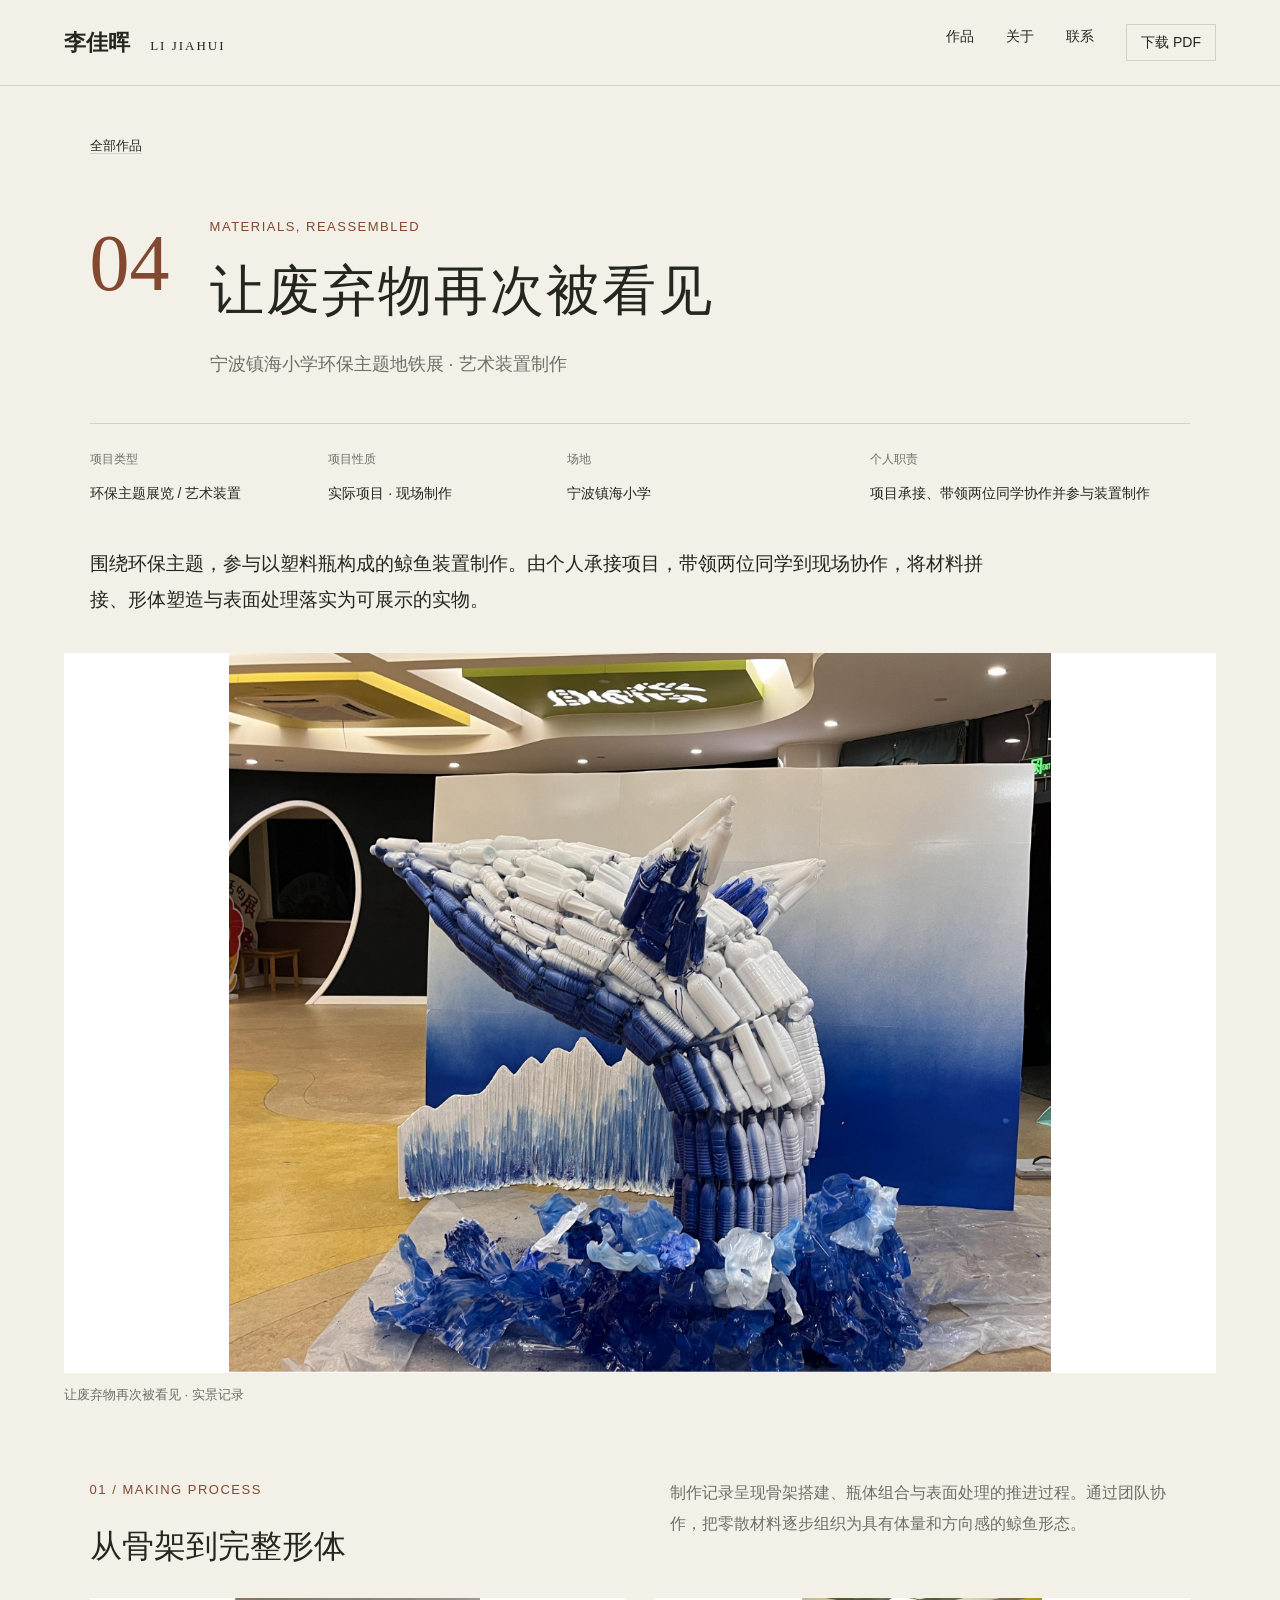
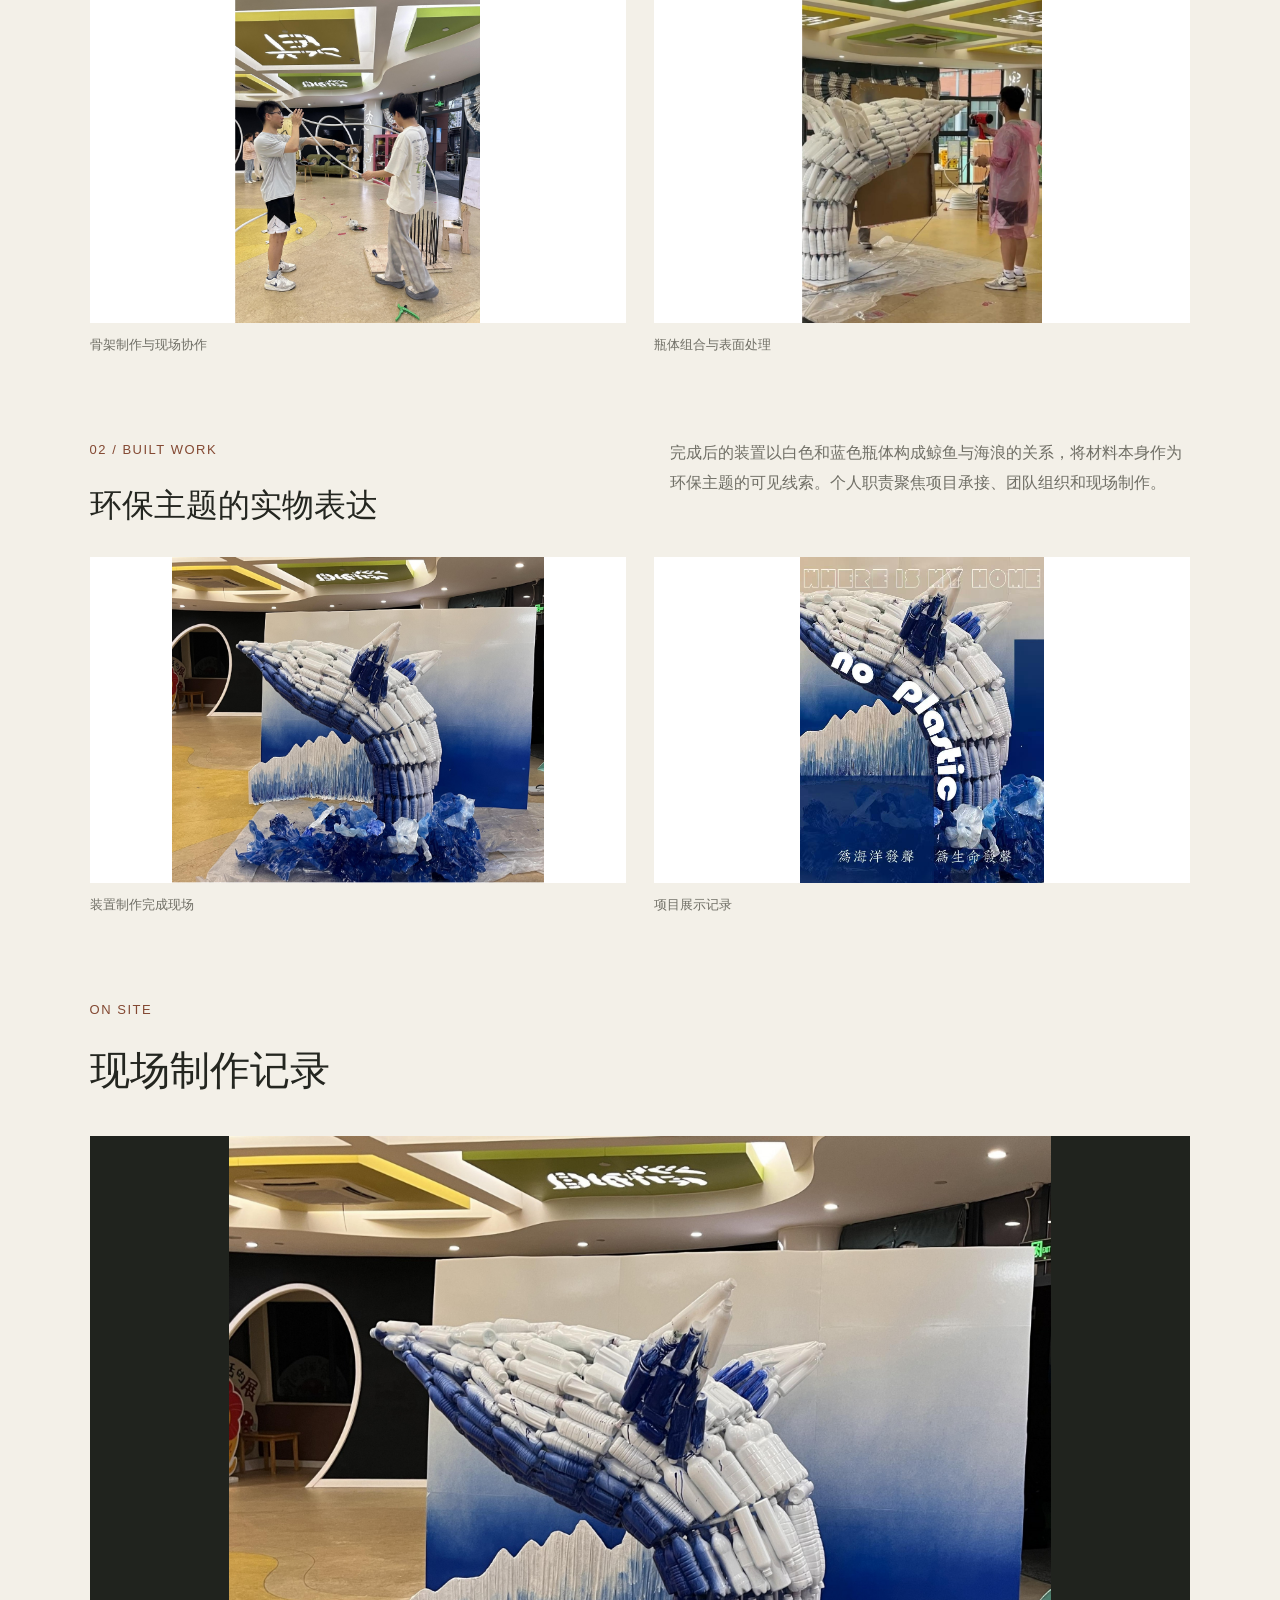
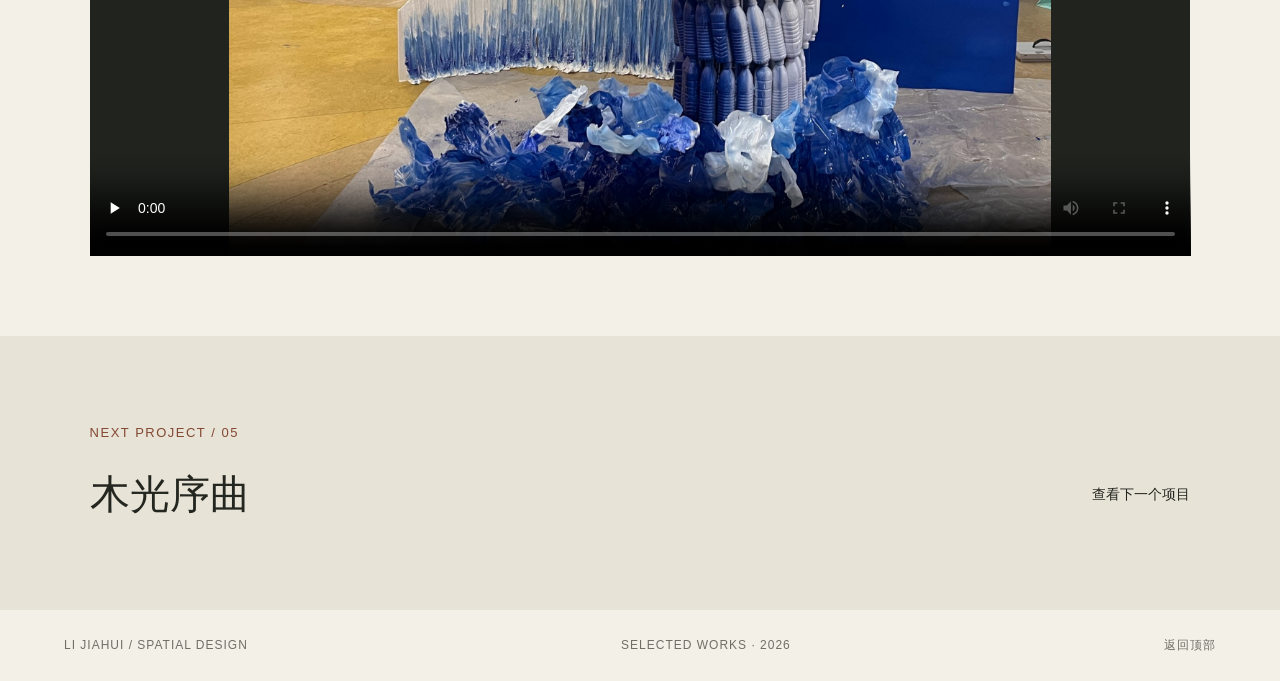
<file: whale.html>
<!doctype html><html lang="zh-CN"><head><meta charset="UTF-8"><meta name="viewport" content="width=device-width,initial-scale=1"><title>让废弃物再次被看见 · 李佳晖</title><meta name="description" content="围绕环保主题，参与以塑料瓶构成的鲸鱼装置制作。由个人承接项目，带领两位同学到现场协作，将材料拼接、形体塑造与表面处理落实为可展示的实物。"><meta name="theme-color" content="#f3f0e8"><link rel="stylesheet" href="style.css"><link rel="icon" href="data:image/svg+xml,%3Csvg xmlns='http://www.w3.org/2000/svg' viewBox='0 0 32 32'%3E%3Crect width='32' height='32' fill='%23834832'/%3E%3Cpath d='M9 7v18h16v-4H13V7z' fill='%23f4f1ea'/%3E%3C/svg%3E"></head><body><a class="skip" href="#main">跳至内容</a><header><a class="brand" href="index.html">李佳晖 <span>LI JIAHUI</span></a><nav aria-label="主导航"><a href="index.html#works">作品</a><a href="index.html#about">关于</a><a href="index.html#contact">联系</a><a class="nav-pdf" href="portfolio.pdf" download="李佳晖_空间设计作品集.pdf">下载 PDF</a></nav></header><main id="main"><section class="case-top"><a class="back" href="index.html#works">全部作品</a><div class="case-title"><span class="case-number">04</span><div><p class="eyebrow">MATERIALS, REASSEMBLED</p><h1>让废弃物再次被看见</h1><p class="case-subtitle">宁波镇海小学环保主题地铁展 · 艺术装置制作</p></div></div><div class="case-meta"><div><span>项目类型</span><b>环保主题展览 / 艺术装置</b></div><div><span>项目性质</span><b>实际项目 · 现场制作</b></div><div><span>场地</span><b>宁波镇海小学</b></div><div><span>个人职责</span><b>项目承接、带领两位同学协作并参与装置制作</b></div></div><p class="case-intro">围绕环保主题，参与以塑料瓶构成的鲸鱼装置制作。由个人承接项目，带领两位同学到现场协作，将材料拼接、形体塑造与表面处理落实为可展示的实物。</p></section><div class="case-hero "><figure class="gallery-image "><button class="image-open" data-image="assets/whale-finished.jpg" data-caption="让废弃物再次被看见 · 实景记录" aria-label="放大查看：让废弃物再次被看见 · 实景记录"><img src="assets/whale-finished.jpg" alt="让废弃物再次被看见 · 实景记录" loading="lazy"></button><figcaption>让废弃物再次被看见 · 实景记录</figcaption></figure></div><section class="case-section"><div class="case-section-head"><div><p class="eyebrow">01 / MAKING PROCESS</p><h2>从骨架到完整形体</h2></div><p>制作记录呈现骨架搭建、瓶体组合与表面处理的推进过程。通过团队协作，把零散材料逐步组织为具有体量和方向感的鲸鱼形态。</p></div><div class="gallery gallery-2"><figure class="gallery-image "><button class="image-open" data-image="assets/whale-frame.jpg" data-caption="骨架制作与现场协作" aria-label="放大查看：骨架制作与现场协作"><img src="assets/whale-frame.jpg" alt="骨架制作与现场协作" loading="lazy"></button><figcaption>骨架制作与现场协作</figcaption></figure><figure class="gallery-image "><button class="image-open" data-image="assets/whale-making.jpg" data-caption="瓶体组合与表面处理" aria-label="放大查看：瓶体组合与表面处理"><img src="assets/whale-making.jpg" alt="瓶体组合与表面处理" loading="lazy"></button><figcaption>瓶体组合与表面处理</figcaption></figure></div></section><section class="case-section"><div class="case-section-head"><div><p class="eyebrow">02 / BUILT WORK</p><h2>环保主题的实物表达</h2></div><p>完成后的装置以白色和蓝色瓶体构成鲸鱼与海浪的关系，将材料本身作为环保主题的可见线索。个人职责聚焦项目承接、团队组织和现场制作。</p></div><div class="gallery gallery-2"><figure class="gallery-image "><button class="image-open" data-image="assets/whale-finished.jpg" data-caption="装置制作完成现场" aria-label="放大查看：装置制作完成现场"><img src="assets/whale-finished.jpg" alt="装置制作完成现场" loading="lazy"></button><figcaption>装置制作完成现场</figcaption></figure><figure class="gallery-image "><button class="image-open" data-image="assets/whale-poster.jpg" data-caption="项目展示记录" aria-label="放大查看：项目展示记录"><img src="assets/whale-poster.jpg" alt="项目展示记录" loading="lazy"></button><figcaption>项目展示记录</figcaption></figure></div></section><section class="case-section"><p class="eyebrow">ON SITE</p><h2>现场制作记录</h2><video controls playsinline preload="none" poster="assets/whale-finished.jpg"><source src="assets/whale-process.mp4" type="video/mp4">浏览器暂不支持视频播放。</video></section><section class="next-project"><p class="eyebrow">NEXT PROJECT / 05</p><a href="home.html"><h2>木光序曲</h2><span>查看下一个项目</span></a></section></main><footer><span>LI JIAHUI / SPATIAL DESIGN</span><span>SELECTED WORKS · 2026</span><a href="#main">返回顶部</a></footer><dialog id="viewer" aria-label="作品图片大图"><button class="close-viewer" aria-label="关闭大图">关闭 ×</button><img alt=""><p></p></dialog><script src="app.js"></script></body></html>
</file>
<file: style.css>
:root{--paper:#f3f0e8;--ink:#242620;--muted:#706f66;--accent:#834832;--line:#d4d0c4;--white:#fffef9}*{box-sizing:border-box}html{scroll-behavior:smooth;scroll-padding-top:100px}body{margin:0;background:var(--paper);color:var(--ink);font-family:'Microsoft YaHei','PingFang SC',sans-serif;font-size:16px;line-height:1.8}a{color:inherit;text-decoration:none}a:focus-visible,button:focus-visible{outline:2px solid var(--accent);outline-offset:6px}header{height:86px;padding:0 5vw;border-bottom:1px solid var(--line);display:flex;align-items:center;justify-content:space-between;background:var(--paper);position:sticky;top:0;z-index:10}.brand{font-size:22px;font-weight:600}.brand span{margin-left:14px;font:13px Georgia,serif;letter-spacing:2px}nav{display:flex;gap:32px}nav a{font-size:14px}nav a:hover,.text-link:hover{color:var(--accent)}.hero{padding:34px 5vw 0}.hero-top,.hero-bottom{display:flex;justify-content:space-between;font-size:12px;letter-spacing:1.8px;color:var(--muted)}.hero-grid{display:grid;grid-template-columns:38% 62%;align-items:center;margin:34px 0 30px}.eyebrow{font-size:13px;letter-spacing:1.5px;color:var(--accent);margin:0 0 20px}h1{font-family:'SimSun',serif;font-size:clamp(42px,4.3vw,70px);line-height:1.4;letter-spacing:2px;font-weight:400;margin:0 0 32px}.intro{font-size:15px;line-height:2;color:var(--muted)}.text-link{display:inline-block;border-bottom:1px solid var(--ink);padding:10px 0 4px;font-size:14px;margin-top:12px}.hero-image{margin:0}.hero-image img{width:100%;height:460px;object-fit:cover;display:block}.hero-image figcaption{display:flex;justify-content:space-between;font-size:12px;color:var(--muted);padding-top:12px}.hero-bottom{border-top:1px solid var(--line);padding:20px 0}.section{padding:90px 5vw}h2{font-family:'SimSun',serif;font-size:40px;font-weight:400;line-height:1.5;margin:0 0 35px}h3{font-family:'SimSun',serif;font-size:30px;font-weight:400;line-height:1.4}.project-feature{display:grid;grid-template-columns:2fr 1fr;gap:40px}.project-feature>img{width:100%}.project-feature p{color:var(--muted)}@media(max-width:760px){header{height:70px}.brand span{display:none}nav{gap:20px}.hero-grid{grid-template-columns:1fr;gap:28px}.hero-image img{height:auto}.hero-type{padding:15px 0}.hero h1 br{display:none}h1{font-size:38px}.hero-top,.hero-bottom{font-size:10px;letter-spacing:1px}.hero-bottom span:nth-child(2){display:none}.section{padding:60px 5vw}.project-feature{grid-template-columns:1fr}.hero-image figcaption{font-size:11px}h2{font-size:32px}}@media(prefers-reduced-motion:reduce){html{scroll-behavior:auto}}
:root{--ease:cubic-bezier(.2,.6,.3,1)}.skip{position:fixed;top:-80px;left:20px;background:var(--ink);color:white;padding:12px;z-index:30}.skip:focus{top:0}.hero h1{font-size:clamp(36px,3.7vw,62px);letter-spacing:0}.hero-links{display:flex;gap:26px}.subtle{color:var(--muted);border-color:var(--line)}.nav-pdf{border:1px solid var(--line);padding:5px 14px}.section-heading{display:flex;justify-content:space-between;align-items:end;margin-bottom:42px;gap:25px}.section-heading h2{margin:0}.section-heading>p{font-size:14px;color:var(--muted);margin:0}.projects-grid{display:grid;grid-template-columns:1fr 1fr;gap:68px 36px}.project-card{display:block;min-width:0}.card-image{position:relative;overflow:hidden}.card-image img{display:block;width:100%;height:360px;object-fit:cover;transition:transform .5s var(--ease)}.project-card:nth-child(3) .card-image img{object-fit:contain;background:#e5e0d4}.card-action{position:absolute;bottom:18px;right:18px;background:var(--paper);padding:7px 15px;font-size:13px}.project-card:hover .card-image img{transform:scale(1.025)}.card-meta{display:flex;justify-content:space-between;gap:18px;color:var(--muted);font-size:12px;line-height:1.5;margin:17px 0 13px}.project-card h3{margin:0 0 9px;font-size:32px}.project-card>p{color:var(--muted);font-size:14px;margin:0}.support{border-top:1px solid var(--line);padding-top:65px}.support-grid{display:grid;grid-template-columns:1fr 1fr;gap:36px}.compact .card-image img{height:280px}.compact:nth-child(2) .card-image img{object-fit:contain;background:white}.about{display:grid;grid-template-columns:35% 1fr;gap:8%;border-top:1px solid var(--line)}.about-intro>p:not(.eyebrow){max-width:370px;color:var(--muted)}.about h2{font-size:48px}.about h2 em{font:italic 32px Georgia,serif}.profile-row{display:grid;grid-template-columns:65px 1fr;gap:12px;border-top:1px solid var(--line);padding:22px 0;font-size:14px}.profile-row>span{color:var(--accent)}.profile-row b{font-weight:500;font-size:16px}.profile-row p,.profile-row ul{margin:0;list-style:none;padding:0}.profile-row li{margin-bottom:5px}small{display:block;font-size:13px;color:var(--muted);margin-top:5px}.profile-row div>p{margin-top:10px;color:var(--muted)}.contact{background:#282b24;color:var(--paper);padding-top:75px;padding-bottom:80px}.contact .eyebrow{color:#c8b9a2}.contact-grid{display:grid;grid-template-columns:1fr 1fr;gap:40px}.contact h2{font-size:48px;line-height:1.5}.contact p{font-size:14px;color:#d2d1c6}.email{font:clamp(20px,2.5vw,34px) Georgia,serif;overflow-wrap:anywhere}.contact-city{margin-left:25px}.download{display:inline-block;padding:12px 24px;border:1px solid #807f71;font-size:14px;margin-top:15px}.download:hover{background:var(--paper);color:var(--ink)}footer{padding:25px 5vw;display:flex;justify-content:space-between;font-size:12px;color:var(--muted);gap:20px;letter-spacing:1px}.case-top{padding:45px 7vw 35px}.back{font-size:13px;border-bottom:1px solid var(--line)}.case-title{display:flex;align-items:start;gap:40px;margin-top:55px}.case-number{font:80px Georgia,serif;color:var(--accent);line-height:1.2}.case-title h1{font-size:54px;margin-bottom:16px}.case-title .eyebrow{margin-bottom:16px}.case-subtitle{color:var(--muted);font-size:18px}.case-meta{display:grid;grid-template-columns:1fr 1fr 1.3fr 1.5fr;border-top:1px solid var(--line);padding-top:25px;gap:25px;margin-top:25px}.case-meta span{display:block;font-size:12px;color:var(--muted);margin-bottom:8px}.case-meta b{font-size:14px;font-weight:400}.case-intro{font-size:19px;max-width:900px;line-height:1.9;margin:38px 0 0}.case-hero{padding:0 5vw}.case-hero img{width:100%;max-height:720px;object-fit:cover}.case-hero.plan-hero img{object-fit:contain;max-height:650px;background:white}.case-section{padding:72px 7vw 10px}.case-section-head{display:grid;grid-template-columns:1fr 1fr;gap:60px;align-items:start;margin-bottom:28px}.case-section-head h2{font-size:32px;margin:0}.case-section-head>p{margin:0;color:var(--muted);line-height:1.9}.gallery{display:grid;grid-template-columns:1fr 1fr;gap:32px 28px}.gallery-image{margin:0;min-width:0}.gallery-image button{border:0;padding:0;background:transparent;display:block;width:100%;cursor:zoom-in}.gallery-image img{display:block;width:100%;height:100%;object-fit:contain;background:#fff;aspect-ratio:1.65}.gallery-image figcaption{font-size:13px;color:var(--muted);margin-top:10px}.gallery-image.plan img{object-fit:contain;background:white}.gallery-3 .gallery-image:last-child,.gallery-7 .gallery-image:last-child{grid-column:1/-1}.gallery-3 .gallery-image:last-child img,.gallery-7 .gallery-image:last-child img{max-height:650px;aspect-ratio:auto;width:100%;object-fit:contain}.case-hero .gallery-image img{aspect-ratio:auto}.case-section video{max-height:720px;max-width:100%;display:block;margin:auto;background:#20231e;width:100%}.next-project{padding:85px 7vw;margin-top:70px;background:#e8e3d7}.next-project a{display:flex;justify-content:space-between;align-items:center;gap:30px}.next-project h2{margin:0}.next-project a>span{font-size:14px}dialog{border:0;background:#252720;color:var(--paper);width:min(95vw,1500px);max-width:95vw;max-height:96vh;padding:50px 25px 15px}dialog::backdrop{background:#12140eed}dialog>img{display:block;max-width:100%;max-height:78vh;object-fit:contain;margin:auto}dialog>p{text-align:center;font-size:14px;margin:12px 0 0}.close-viewer{position:absolute;right:20px;top:10px;background:transparent;color:white;border:0;padding:6px 12px;font-size:16px;cursor:pointer}@media(min-width:1100px){.projects-grid .project-card:nth-child(even){margin-top:80px}.works{padding-bottom:100px}}@media(max-width:900px){.hero-grid{grid-template-columns:40% 60%}.hero-image img{height:360px}.hero h1{font-size:36px}.card-image img{height:270px}.card-meta{flex-direction:column;gap:5px}.case-meta{grid-template-columns:1fr 1fr}.case-title h1{font-size:42px}.case-section-head{gap:35px}.about{grid-template-columns:1fr 1.5fr;gap:5%}.section-heading h2{font-size:32px}}@media(max-width:760px){.hero-grid,.projects-grid,.support-grid,.about,.contact-grid,.case-section-head,.gallery{grid-template-columns:1fr}.hero h1{font-size:40px}.hero h1 br{display:block}.hero-image img{height:auto}.hero-links{gap:25px}.nav-pdf{display:none}.section-heading{display:block}.section-heading>p{margin-top:20px}.card-image img{height:auto;aspect-ratio:1.5}.compact .card-image img{height:auto;aspect-ratio:1.5}.card-meta{flex-direction:row;font-size:11px}.projects-grid{gap:45px}.support-grid{gap:40px}.about-intro{margin-bottom:30px}.contact h2{font-size:38px;margin-bottom:0}footer{flex-wrap:wrap;font-size:10px}footer span:nth-child(2){display:none}.case-title{gap:18px;margin-top:35px}.case-number{font-size:44px}.case-title h1{font-size:32px;line-height:1.5}.case-subtitle{font-size:16px}.case-title .eyebrow{font-size:11px}.case-meta{gap:20px}.case-intro{font-size:17px}.case-section{padding-top:50px}.case-section-head{gap:10px}.case-section-head h2{font-size:27px}.gallery{gap:25px}.gallery-3 .gallery-image:last-child,.gallery-7 .gallery-image:last-child{grid-column:auto}.next-project{padding:50px 7vw}.next-project a{align-items:start;flex-direction:column;gap:12px}.next-project h2{font-size:30px}.profile-row{grid-template-columns:42px 1fr}.gallery-image img{aspect-ratio:auto;max-height:650px}.email{font-size:24px}}@media(prefers-reduced-motion:reduce){*{transition:none!important}}
</file>
